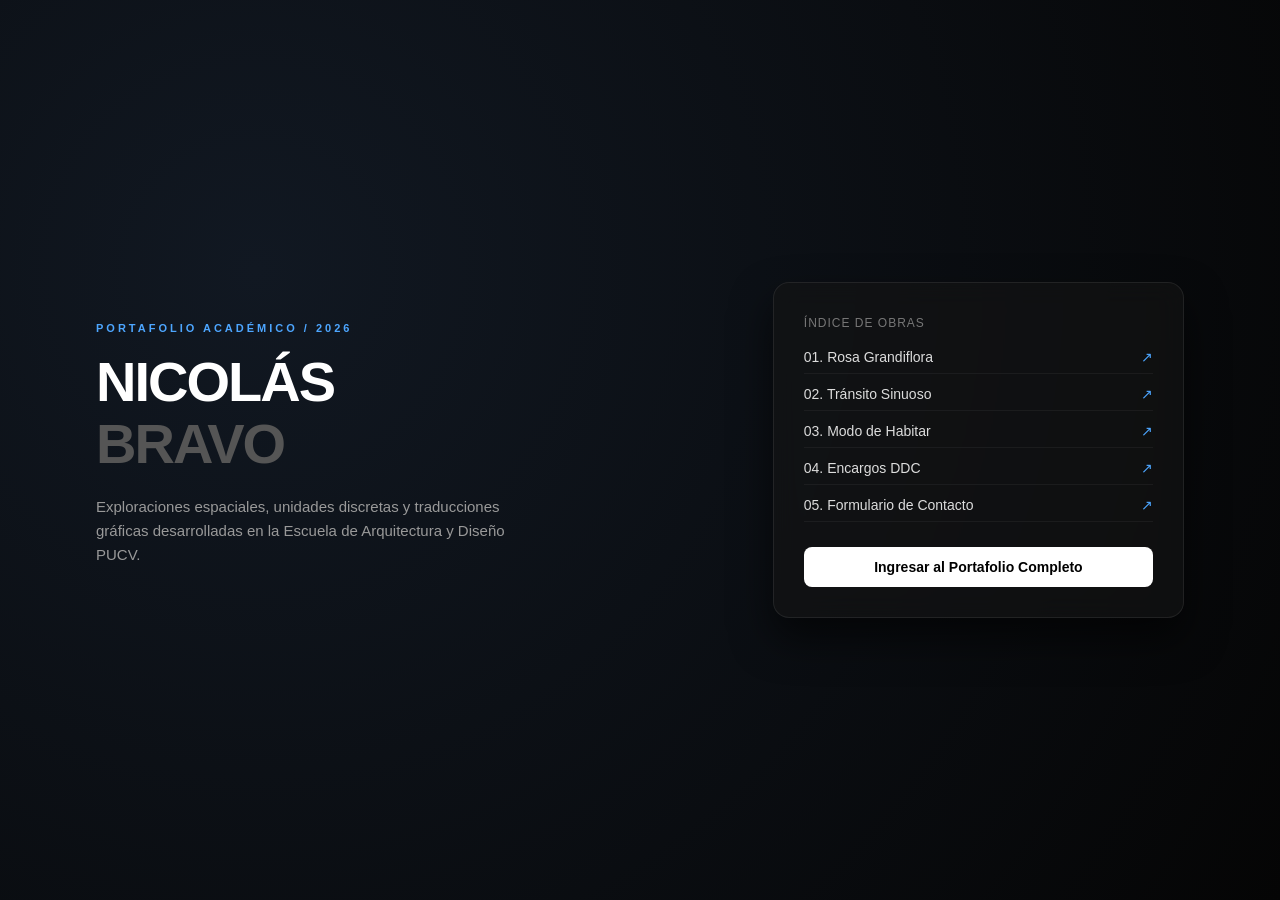
<file: index.html>
<!DOCTYPE html>
<html lang="es">
<head>
    <meta charset="UTF-8">
    <meta name="viewport" content="width=device-width, initial-scale=1.0">
    <title>Nicolás Bravo — Portafolio</title>
    <link rel="stylesheet" href="style.css">
</head>
<body class="portada-editorial">

    <div class="fondo-dinamico">
        <div class="forma rectangulo rojo vel-1"></div>
        <div class="forma triangulo azul vel-2"></div>
        <div class="forma rectangulo azul vel-3"></div>
        <div class="forma triangulo rojo vel-1"></div>
    </div>

    <main class="editorial-container">
        <div class="editorial-bloque-izq">
            <span class="etiqueta-portada">PORTAFOLIO ACADÉMICO / 2026</span>
            <h1>NICOLÁS<br><span>BRAVO</span></h1>
            <p>Exploraciones espaciales, unidades discretas y traducciones gráficas desarrolladas en la Escuela de Arquitectura y Diseño PUCV.</p>
        </div>

        <div class="editorial-bloque-der">
            <div class="tarjeta-acceso">
                <span>Índice de Obras</span>
                <nav class="menu-editorial">
                    <a href="proyectos.html#proy-rosa">01. Rosa Grandiflora <span>↗</span></a>
                    <a href="proyectos.html#proy-cubo">02. Tránsito Sinuoso <span>↗</span></a>
                    <a href="proyectos.html#proy-habitar">03. Modo de Habitar <span>↗</span></a>
                    <a href="encargos.html">04. Encargos DDC <span>↗</span></a>
                    <a href="contacto.html">05. Formulario de Contacto <span>↗</span></a>
                </nav>
                <a href="proyectos.html" class="btn-explorar-todo">Ingresar al Portafolio Completo</a>
            </div>
        </div>
    </main>

</body>
</html>
</file>
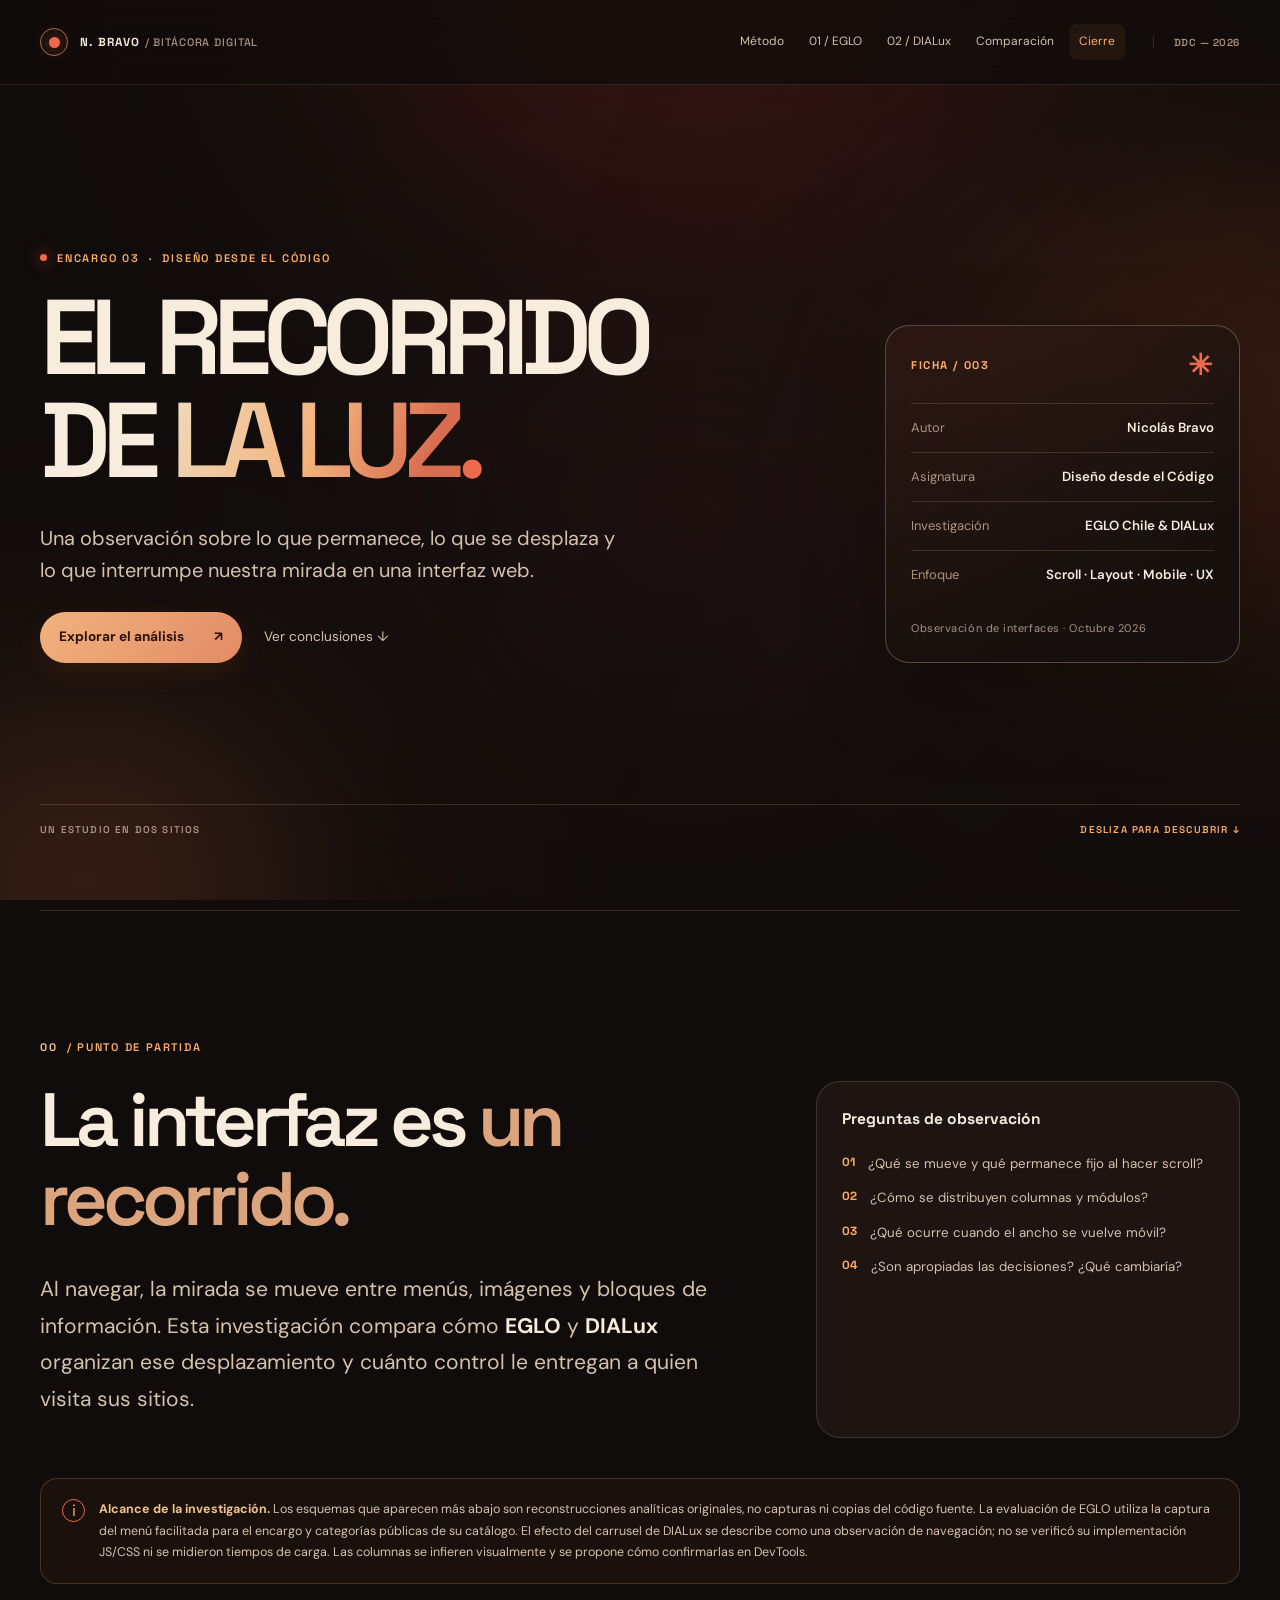
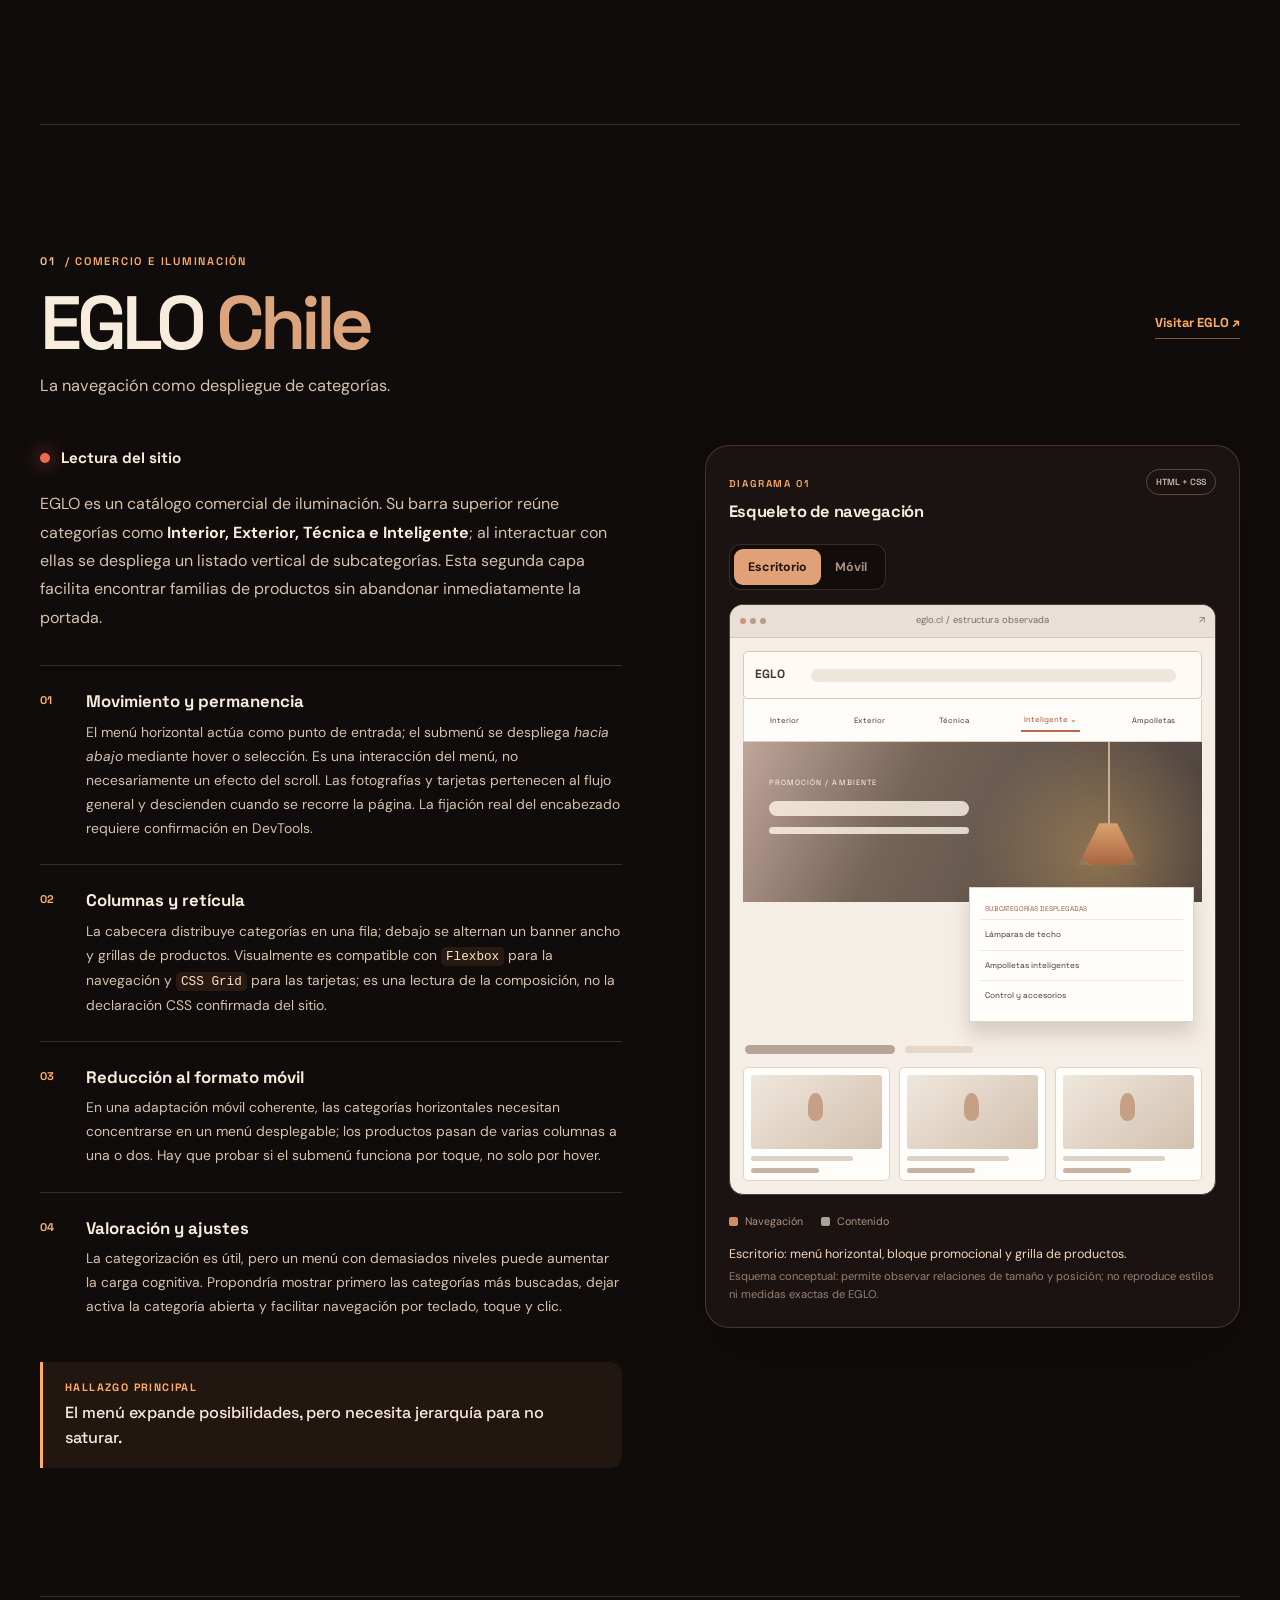
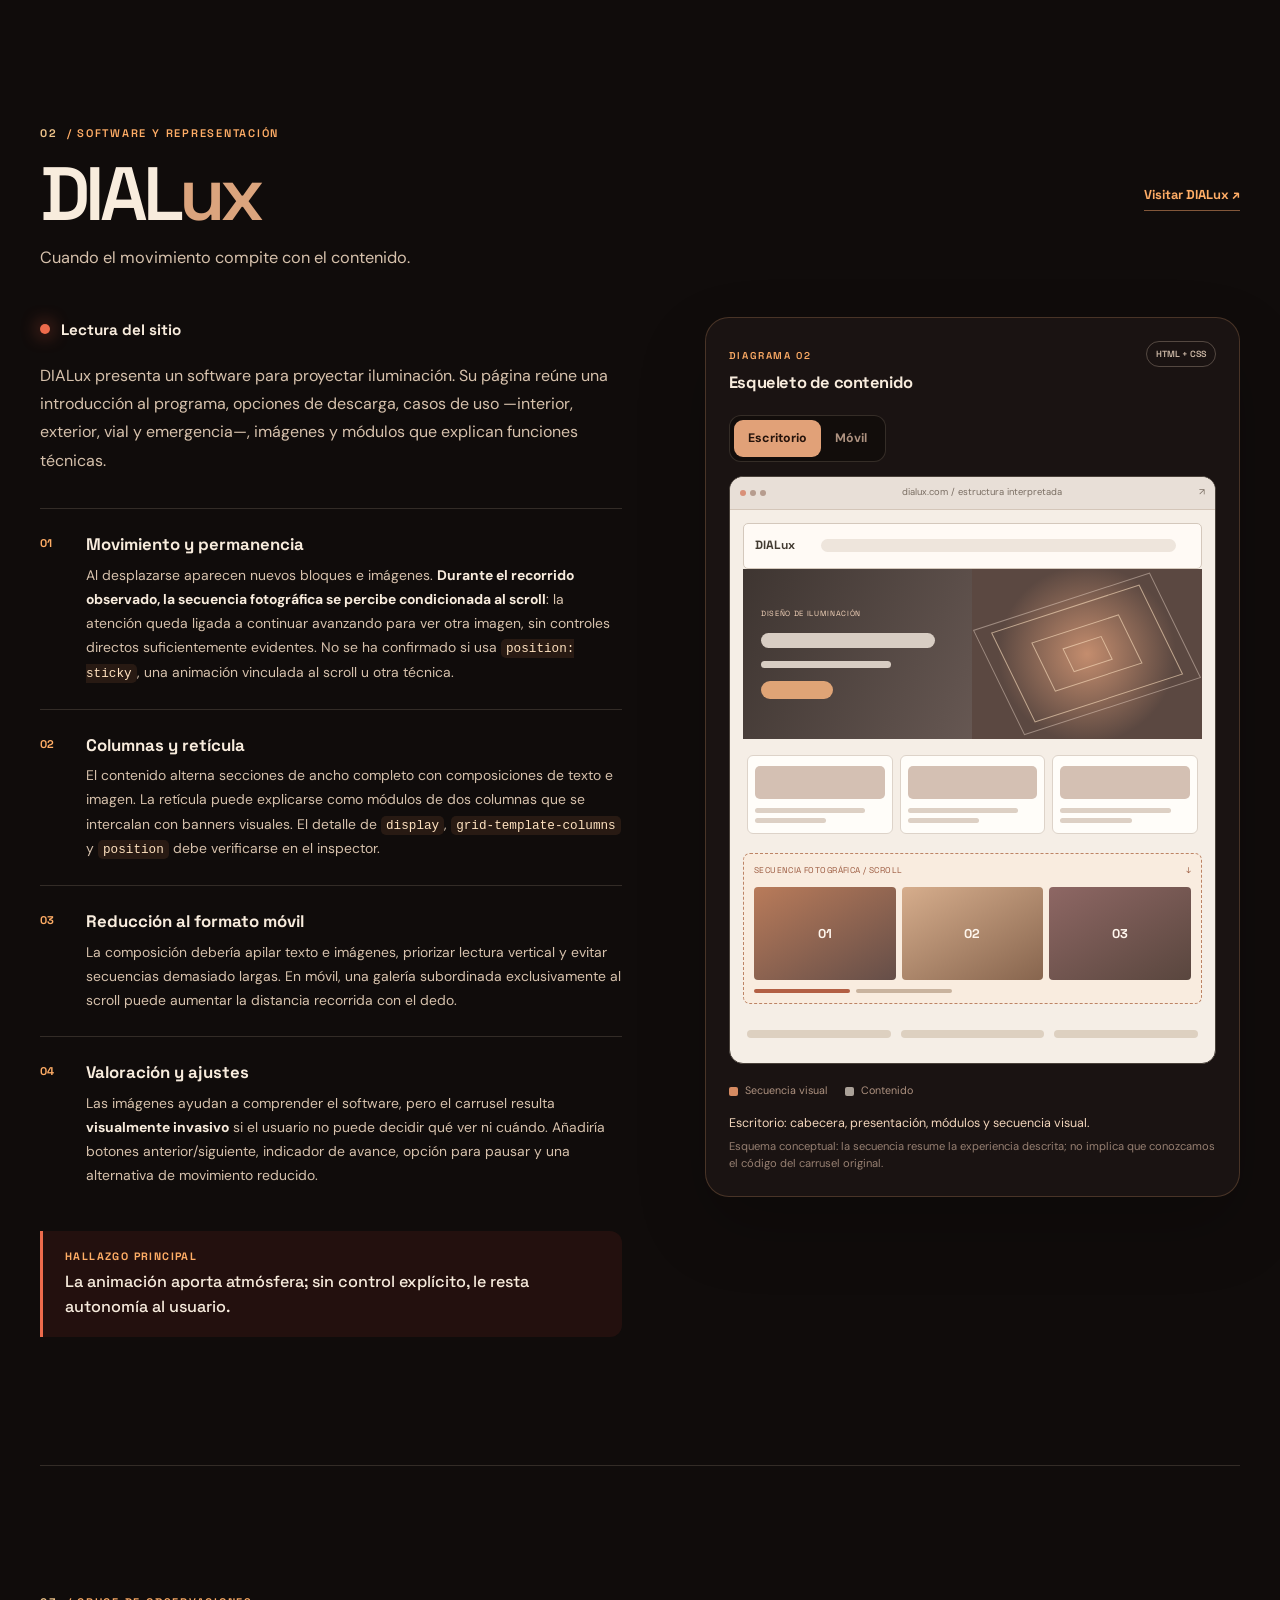
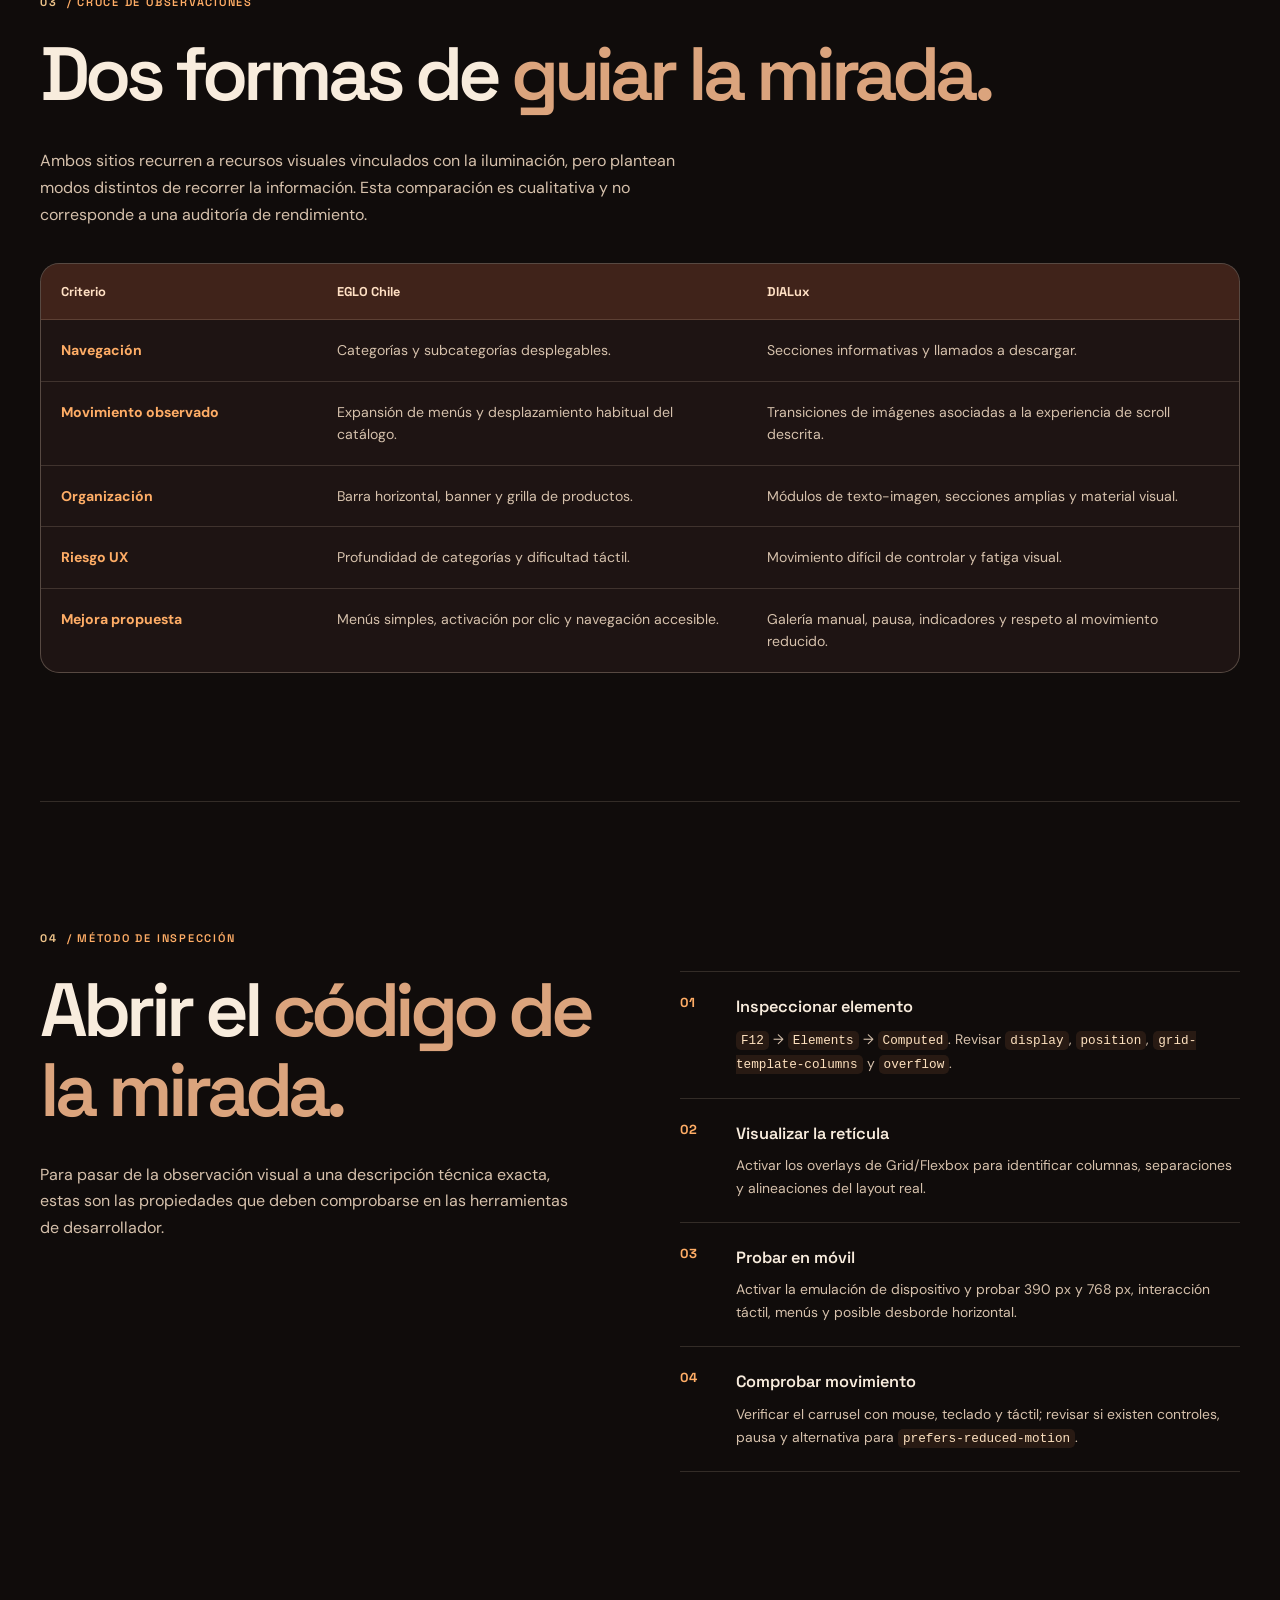
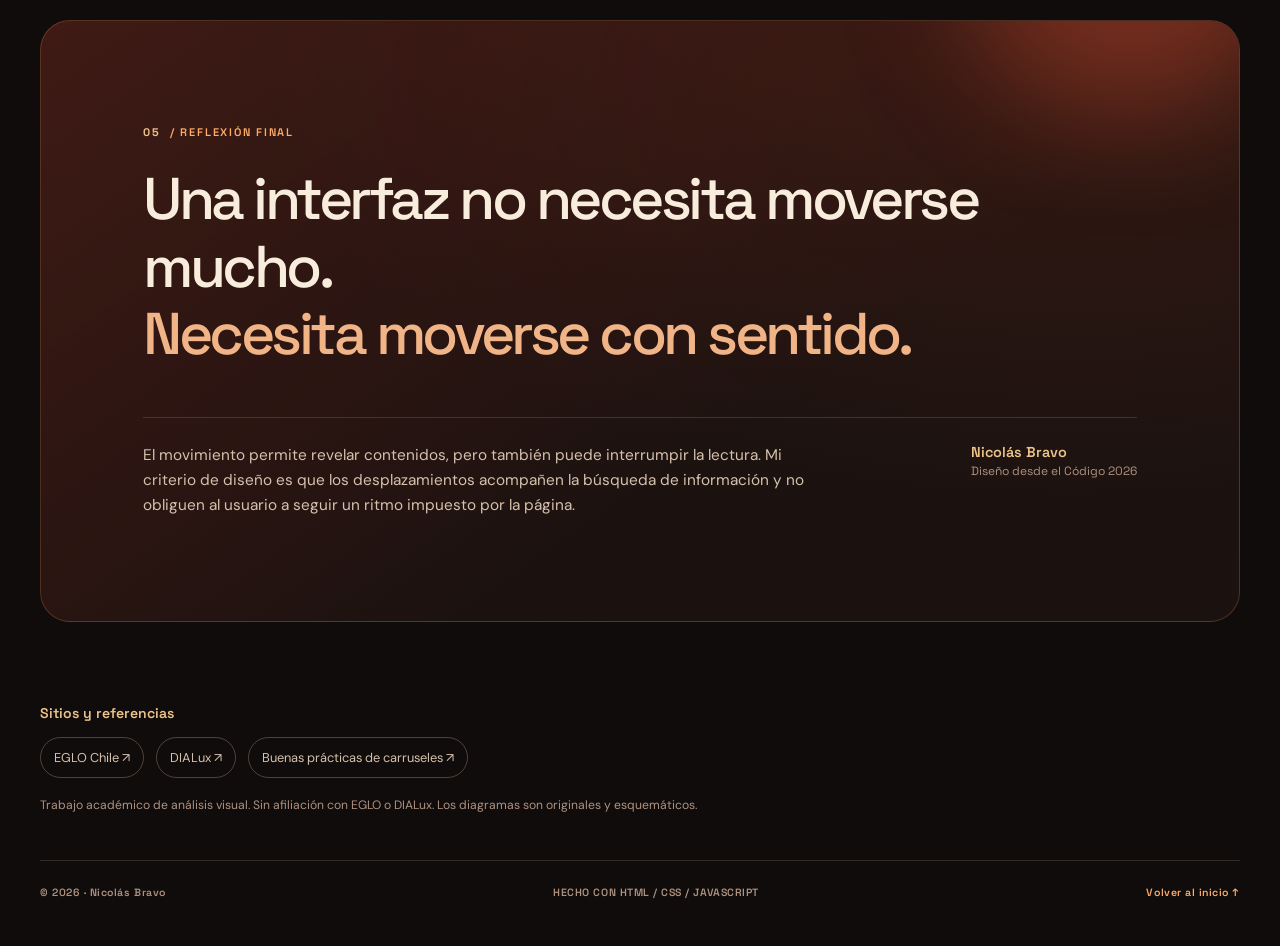
<file: encargo-3/index.html>
<!doctype html>
<html lang="es">
<head>
  <meta charset="UTF-8">
  <meta name="viewport" content="width=device-width, initial-scale=1">
  <meta name="theme-color" content="#100c0b">
  <meta name="description" content="Encargo 3 de Nicolás Bravo: análisis de scroll, arquitectura visual y responsividad en EGLO y DIALux, con wireframes creados en HTML y CSS.">
  <title>El recorrido de la luz — Nicolás Bravo | Diseño desde el Código</title>
  <link rel="preconnect" href="https://fonts.googleapis.com">
  <link rel="preconnect" href="https://fonts.gstatic.com" crossorigin>
  <link href="https://fonts.googleapis.com/css2?family=DM+Sans:wght@400;500;600;700&family=Space+Grotesk:wght@400;500;600;700&display=swap" rel="stylesheet">
  <link rel="stylesheet" href="estilos.css">
  <script src="script.js" defer></script>
</head>
<body>
  <a class="skip-link" href="#contenido">Saltar al contenido</a>

  <!-- Las luces son CSS: no hay videos, canvas ni imágenes de fondo. -->
  <div class="ambient" aria-hidden="true">
    <span class="ambient__glow ambient__glow--red"></span>
    <span class="ambient__glow ambient__glow--orange"></span>
    <span class="ambient__glow ambient__glow--amber"></span>
    <span class="ambient__glow ambient__glow--deep"></span>
    <span class="ambient__grain"></span>
  </div>
  <div class="progress" aria-hidden="true"><div id="reading-progress"></div></div>

  <header class="header" id="inicio">
    <div class="header__inner container">
      <a class="brand" href="#inicio" aria-label="Ir al inicio de El recorrido de la luz">
        <span class="brand__mark"><span></span></span>
        <span class="brand__text">N. BRAVO <small>/ BITÁCORA DIGITAL</small></span>
      </a>
      <button class="nav-trigger" type="button" aria-controls="main-nav" aria-expanded="false" aria-label="Abrir navegación">
        <span></span><span></span><span></span>
      </button>
      <nav id="main-nav" class="nav" aria-label="Navegación principal">
        <a href="#metodo">Método</a>
        <a href="#eglo">01 / EGLO</a>
        <a href="#dialux">02 / DIALux</a>
        <a href="#comparacion">Comparación</a>
        <a href="#cierre">Cierre</a>
      </nav>
      <span class="header__edition">DDC — 2026</span>
    </div>
  </header>

  <main id="contenido">
    <section class="hero container" aria-labelledby="hero-title">
      <div class="hero__eyebrow"><span class="live-dot"></span> ENCARGO 03 &nbsp;·&nbsp; DISEÑO DESDE EL CÓDIGO</div>
      <div class="hero__grid">
        <div class="hero__content">
          <h1 id="hero-title">EL RECORRIDO<br>DE <em>LA LUZ<span class="hero__period">.</span></em></h1>
          <p class="hero__lead">Una observación sobre lo que permanece, lo que se desplaza y lo que interrumpe nuestra mirada en una interfaz web.</p>
          <div class="hero__actions">
            <a class="button button--primary" href="#metodo">Explorar el análisis <span aria-hidden="true">↗</span></a>
            <a class="text-link" href="#comparacion">Ver conclusiones <span aria-hidden="true">↓</span></a>
          </div>
        </div>
        <aside class="hero__info" aria-label="Ficha del proyecto">
          <div class="hero__info-header"><span>FICHA / 003</span><span class="asterisk" aria-hidden="true">✳</span></div>
          <dl>
            <div><dt>Autor</dt><dd>Nicolás Bravo</dd></div>
            <div><dt>Asignatura</dt><dd>Diseño desde el Código</dd></div>
            <div><dt>Investigación</dt><dd>EGLO Chile & DIALux</dd></div>
            <div><dt>Enfoque</dt><dd>Scroll · Layout · Mobile · UX</dd></div>
          </dl>
          <div class="hero__info-foot">Observación de interfaces · Octubre 2026</div>
        </aside>
      </div>
      <div class="hero__bottom"><span>UN ESTUDIO EN DOS SITIOS</span><span>DESLIZA PARA DESCUBRIR <span aria-hidden="true">↓</span></span></div>
    </section>

    <section class="method section container" id="metodo" aria-labelledby="method-title">
      <div class="section-kicker"><span class="section-kicker__number">00</span> / PUNTO DE PARTIDA</div>
      <div class="intro-grid">
        <div>
          <h2 class="display-title" id="method-title">La interfaz es <span>un recorrido.</span></h2>
          <p class="intro-copy">Al navegar, la mirada se mueve entre menús, imágenes y bloques de información. Esta investigación compara cómo <strong>EGLO</strong> y <strong>DIALux</strong> organizan ese desplazamiento y cuánto control le entregan a quien visita sus sitios.</p>
        </div>
        <div class="method__sidebar">
          <h3>Preguntas de observación</h3>
          <ol class="question-list">
            <li><span>01</span> ¿Qué se mueve y qué permanece fijo al hacer scroll?</li>
            <li><span>02</span> ¿Cómo se distribuyen columnas y módulos?</li>
            <li><span>03</span> ¿Qué ocurre cuando el ancho se vuelve móvil?</li>
            <li><span>04</span> ¿Son apropiadas las decisiones? ¿Qué cambiaría?</li>
          </ol>
        </div>
      </div>
      <p class="note note--source"><span class="note__icon">i</span><span><strong>Alcance de la investigación.</strong> Los esquemas que aparecen más abajo son reconstrucciones analíticas originales, no capturas ni copias del código fuente. La evaluación de EGLO utiliza la captura del menú facilitada para el encargo y categorías públicas de su catálogo. El efecto del carrusel de DIALux se describe como una observación de navegación; no se verificó su implementación JS/CSS ni se midieron tiempos de carga. Las columnas se infieren visualmente y se propone cómo confirmarlas en DevTools.</span></p>
    </section>

    <!-- ESTUDIO 01 -->
    <section class="study section container" id="eglo" aria-labelledby="eglo-title">
      <div class="study__top">
        <div><div class="section-kicker"><span class="section-kicker__number">01</span> / COMERCIO E ILUMINACIÓN</div>
          <h2 class="display-title study__title" id="eglo-title">EGLO <span>Chile</span></h2>
          <p class="study__subtitle">La navegación como despliegue de categorías.</p></div>
        <a class="site-link" href="https://eglo.cl/" target="_blank" rel="noopener noreferrer">Visitar EGLO <span aria-hidden="true">↗</span></a>
      </div>
      <div class="study__body">
        <article class="study__analysis">
          <h3 class="mini-heading"><span class="mini-heading__light"></span> Lectura del sitio</h3>
          <p>EGLO es un catálogo comercial de iluminación. Su barra superior reúne categorías como <strong>Interior, Exterior, Técnica e Inteligente</strong>; al interactuar con ellas se despliega un listado vertical de subcategorías. Esta segunda capa facilita encontrar familias de productos sin abandonar inmediatamente la portada.</p>
          <div class="answer"><div class="answer__number">01</div><div><h4>Movimiento y permanencia</h4><p>El menú horizontal actúa como punto de entrada; el submenú se despliega <em>hacia abajo</em> mediante hover o selección. Es una interacción del menú, no necesariamente un efecto del scroll. Las fotografías y tarjetas pertenecen al flujo general y descienden cuando se recorre la página. La fijación real del encabezado requiere confirmación en DevTools.</p></div></div>
          <div class="answer"><div class="answer__number">02</div><div><h4>Columnas y retícula</h4><p>La cabecera distribuye categorías en una fila; debajo se alternan un banner ancho y grillas de productos. Visualmente es compatible con <code>Flexbox</code> para la navegación y <code>CSS Grid</code> para las tarjetas; es una lectura de la composición, no la declaración CSS confirmada del sitio.</p></div></div>
          <div class="answer"><div class="answer__number">03</div><div><h4>Reducción al formato móvil</h4><p>En una adaptación móvil coherente, las categorías horizontales necesitan concentrarse en un menú desplegable; los productos pasan de varias columnas a una o dos. Hay que probar si el submenú funciona por toque, no solo por hover.</p></div></div>
          <div class="answer"><div class="answer__number">04</div><div><h4>Valoración y ajustes</h4><p>La categorización es útil, pero un menú con demasiados niveles puede aumentar la carga cognitiva. Propondría mostrar primero las categorías más buscadas, dejar activa la categoría abierta y facilitar navegación por teclado, toque y clic.</p></div></div>
          <div class="study__verdict"><span>HALLAZGO PRINCIPAL</span><strong>El menú expande posibilidades, pero necesita jerarquía para no saturar.</strong></div>
        </article>
        <div class="wireframe-panel">
          <div class="wireframe-panel__head"><div><span class="label-mono">DIAGRAMA 01</span><h3>Esqueleto de navegación</h3></div><span class="wireframe-panel__badge">HTML + CSS</span></div>
          <div class="view-switch" role="group" aria-label="Vista del esquema EGLO">
            <button type="button" class="view-switch__button is-active" data-view-switch="eglo" data-view="desktop" aria-pressed="true">Escritorio</button>
            <button type="button" class="view-switch__button" data-view-switch="eglo" data-view="mobile" aria-pressed="false">Móvil</button>
          </div>
          <div class="wireframe-screen" id="eglo-frame">
            <div class="wireframe-screen__chrome"><span class="window-dots"><i></i><i></i><i></i></span><span class="window-url">eglo.cl / estructura observada</span><span>↗</span></div>
            <div class="wf wf--eglo" data-wireframe="eglo">
              <div class="wf__top"><b class="wf__logo">EGLO</b><span class="wf__search"></span><span class="wf__menu-icon"><i></i><i></i><i></i></span></div>
              <div class="wf-eglo__nav"><span>Interior</span><span>Exterior</span><span>Técnica</span><span class="wf-eglo__selected">Inteligente ⌄</span><span>Ampolletas</span></div>
              <div class="wf-eglo__hero"><span class="wf-eglo__hero-kicker">PROMOCIÓN / AMBIENTE</span><span class="wf-bar wf-bar--lg"></span><span class="wf-bar wf-bar--md"></span><span class="wf-eglo__lamp" aria-hidden="true"></span></div>
              <div class="wf-eglo__dropdown"><small>SUBCATEGORÍAS DESPLEGADAS</small><span>Lámparas de techo</span><span>Ampolletas inteligentes</span><span>Control y accesorios</span></div>
              <div class="wf-eglo__title"><span class="wf-bar wf-bar--sm"></span><span class="wf-bar wf-bar--xs"></span></div>
              <div class="wf-eglo__products"><div class="wf-product"><span></span><i></i><i></i></div><div class="wf-product"><span></span><i></i><i></i></div><div class="wf-product"><span></span><i></i><i></i></div></div>
            </div>
          </div>
          <div class="wireframe-panel__footer"><span class="wireframe-legend"><i class="legend-swatch legend-swatch--accent"></i> Navegación</span><span class="wireframe-legend"><i class="legend-swatch legend-swatch--soft"></i> Contenido</span></div>
          <p class="wireframe-caption" id="eglo-view-caption">Escritorio: menú horizontal, bloque promocional y grilla de productos.</p>
          <p class="wireframe-footnote">Esquema conceptual: permite observar relaciones de tamaño y posición; no reproduce estilos ni medidas exactas de EGLO.</p>
        </div>
      </div>
    </section>

    <!-- ESTUDIO 02 -->
    <section class="study section container" id="dialux" aria-labelledby="dialux-title">
      <div class="study__top"><div><div class="section-kicker"><span class="section-kicker__number">02</span> / SOFTWARE Y REPRESENTACIÓN</div><h2 class="display-title study__title" id="dialux-title">DIAL<span>ux</span></h2><p class="study__subtitle">Cuando el movimiento compite con el contenido.</p></div><a class="site-link" href="https://www.dialux.com/es-ES/dialux" target="_blank" rel="noopener noreferrer">Visitar DIALux <span aria-hidden="true">↗</span></a></div>
      <div class="study__body">
        <article class="study__analysis">
          <h3 class="mini-heading"><span class="mini-heading__light"></span> Lectura del sitio</h3>
          <p>DIALux presenta un software para proyectar iluminación. Su página reúne una introducción al programa, opciones de descarga, casos de uso —interior, exterior, vial y emergencia—, imágenes y módulos que explican funciones técnicas.</p>
          <div class="answer"><div class="answer__number">01</div><div><h4>Movimiento y permanencia</h4><p>Al desplazarse aparecen nuevos bloques e imágenes. <strong>Durante el recorrido observado, la secuencia fotográfica se percibe condicionada al scroll</strong>: la atención queda ligada a continuar avanzando para ver otra imagen, sin controles directos suficientemente evidentes. No se ha confirmado si usa <code>position: sticky</code>, una animación vinculada al scroll u otra técnica.</p></div></div>
          <div class="answer"><div class="answer__number">02</div><div><h4>Columnas y retícula</h4><p>El contenido alterna secciones de ancho completo con composiciones de texto e imagen. La retícula puede explicarse como módulos de dos columnas que se intercalan con banners visuales. El detalle de <code>display</code>, <code>grid-template-columns</code> y <code>position</code> debe verificarse en el inspector.</p></div></div>
          <div class="answer"><div class="answer__number">03</div><div><h4>Reducción al formato móvil</h4><p>La composición debería apilar texto e imágenes, priorizar lectura vertical y evitar secuencias demasiado largas. En móvil, una galería subordinada exclusivamente al scroll puede aumentar la distancia recorrida con el dedo.</p></div></div>
          <div class="answer"><div class="answer__number">04</div><div><h4>Valoración y ajustes</h4><p>Las imágenes ayudan a comprender el software, pero el carrusel resulta <strong>visualmente invasivo</strong> si el usuario no puede decidir qué ver ni cuándo. Añadiría botones anterior/siguiente, indicador de avance, opción para pausar y una alternativa de movimiento reducido.</p></div></div>
          <div class="study__verdict study__verdict--dialux"><span>HALLAZGO PRINCIPAL</span><strong>La animación aporta atmósfera; sin control explícito, le resta autonomía al usuario.</strong></div>
        </article>
        <div class="wireframe-panel wireframe-panel--dialux">
          <div class="wireframe-panel__head"><div><span class="label-mono">DIAGRAMA 02</span><h3>Esqueleto de contenido</h3></div><span class="wireframe-panel__badge">HTML + CSS</span></div>
          <div class="view-switch" role="group" aria-label="Vista del esquema DIALux"><button type="button" class="view-switch__button is-active" data-view-switch="dialux" data-view="desktop" aria-pressed="true">Escritorio</button><button type="button" class="view-switch__button" data-view-switch="dialux" data-view="mobile" aria-pressed="false">Móvil</button></div>
          <div class="wireframe-screen" id="dialux-frame">
            <div class="wireframe-screen__chrome"><span class="window-dots"><i></i><i></i><i></i></span><span class="window-url">dialux.com / estructura interpretada</span><span>↗</span></div>
            <div class="wf wf--dialux" data-wireframe="dialux">
              <div class="wf__top wf__top--dialux"><b class="wf__logo">DIALux</b><span class="wf__search"></span><span class="wf__menu-icon"><i></i><i></i><i></i></span></div>
              <div class="wf-dialux__hero"><div><small>DISEÑO DE ILUMINACIÓN</small><span class="wf-bar wf-bar--lg"></span><span class="wf-bar wf-bar--md"></span><span class="wf-pill"></span></div><div class="wf-dialux__hero-visual"><i></i><i></i><i></i></div></div>
              <div class="wf-dialux__features"><div><span></span><i></i><i></i></div><div><span></span><i></i><i></i></div><div><span></span><i></i><i></i></div></div>
              <div class="wf-dialux__sequence"><div class="wf-dialux__sequence-label">SECUENCIA FOTOGRÁFICA / SCROLL <span>↓</span></div><div class="wf-dialux__sequence-slides"><span>01</span><span>02</span><span>03</span></div><div class="wf-dialux__sequence-meta"><span></span><span></span></div></div>
              <div class="wf-dialux__footer"><span></span><span></span><span></span></div>
            </div>
          </div>
          <div class="wireframe-panel__footer"><span class="wireframe-legend"><i class="legend-swatch legend-swatch--accent"></i> Secuencia visual</span><span class="wireframe-legend"><i class="legend-swatch legend-swatch--soft"></i> Contenido</span></div>
          <p class="wireframe-caption" id="dialux-view-caption">Escritorio: cabecera, presentación, módulos y secuencia visual.</p>
          <p class="wireframe-footnote">Esquema conceptual: la secuencia resume la experiencia descrita; no implica que conozcamos el código del carrusel original.</p>
        </div>
      </div>
    </section>

    <section class="section compare container" id="comparacion" aria-labelledby="compare-title">
      <div class="section-kicker"><span class="section-kicker__number">03</span> / CRUCE DE OBSERVACIONES</div>
      <h2 class="display-title" id="compare-title">Dos formas de <span>guiar la mirada.</span></h2>
      <p class="compare__intro">Ambos sitios recurren a recursos visuales vinculados con la iluminación, pero plantean modos distintos de recorrer la información. Esta comparación es cualitativa y no corresponde a una auditoría de rendimiento.</p>
      <div class="comparison-table-wrapper">
        <table class="comparison-table">
          <caption class="sr-only">Comparación cualitativa entre EGLO y DIALux</caption>
          <thead><tr><th scope="col">Criterio</th><th scope="col">EGLO Chile</th><th scope="col">DIALux</th></tr></thead>
          <tbody>
            <tr><th scope="row">Navegación</th><td>Categorías y subcategorías desplegables.</td><td>Secciones informativas y llamados a descargar.</td></tr>
            <tr><th scope="row">Movimiento observado</th><td>Expansión de menús y desplazamiento habitual del catálogo.</td><td>Transiciones de imágenes asociadas a la experiencia de scroll descrita.</td></tr>
            <tr><th scope="row">Organización</th><td>Barra horizontal, banner y grilla de productos.</td><td>Módulos de texto-imagen, secciones amplias y material visual.</td></tr>
            <tr><th scope="row">Riesgo UX</th><td>Profundidad de categorías y dificultad táctil.</td><td>Movimiento difícil de controlar y fatiga visual.</td></tr>
            <tr><th scope="row">Mejora propuesta</th><td>Menús simples, activación por clic y navegación accesible.</td><td>Galería manual, pausa, indicadores y respeto al movimiento reducido.</td></tr>
          </tbody>
        </table>
      </div>
    </section>

    <section class="section tools container" aria-labelledby="tools-title">
      <div class="section-kicker"><span class="section-kicker__number">04</span> / MÉTODO DE INSPECCIÓN</div>
      <div class="tools__grid"><div><h2 class="display-title" id="tools-title">Abrir el <span>código de la mirada.</span></h2><p>Para pasar de la observación visual a una descripción técnica exacta, estas son las propiedades que deben comprobarse en las herramientas de desarrollador.</p></div><div class="tools__steps"><div><span class="tools__num">01</span><div><strong>Inspeccionar elemento</strong><p><kbd>F12</kbd> → <code>Elements</code> → <code>Computed</code>. Revisar <code>display</code>, <code>position</code>, <code>grid-template-columns</code> y <code>overflow</code>.</p></div></div><div><span class="tools__num">02</span><div><strong>Visualizar la retícula</strong><p>Activar los overlays de Grid/Flexbox para identificar columnas, separaciones y alineaciones del layout real.</p></div></div><div><span class="tools__num">03</span><div><strong>Probar en móvil</strong><p>Activar la emulación de dispositivo y probar 390 px y 768 px, interacción táctil, menús y posible desborde horizontal.</p></div></div><div><span class="tools__num">04</span><div><strong>Comprobar movimiento</strong><p>Verificar el carrusel con mouse, teclado y táctil; revisar si existen controles, pausa y alternativa para <code>prefers-reduced-motion</code>.</p></div></div></div></div>
    </section>

    <section class="closing container" id="cierre" aria-labelledby="close-title">
      <div class="closing__orb" aria-hidden="true"></div>
      <div class="section-kicker"><span class="section-kicker__number">05</span> / REFLEXIÓN FINAL</div>
      <h2 id="close-title">Una interfaz no necesita moverse mucho.<br><em>Necesita moverse con sentido.</em></h2>
      <div class="closing__bottom"><p>El movimiento permite revelar contenidos, pero también puede interrumpir la lectura. Mi criterio de diseño es que los desplazamientos acompañen la búsqueda de información y no obliguen al usuario a seguir un ritmo impuesto por la página.</p><span class="closing__signature">Nicolás Bravo<br><small>Diseño desde el Código 2026</small></span></div>
    </section>

    <section class="sources container" aria-labelledby="sources-title"><h2 id="sources-title">Sitios y referencias</h2><div class="sources__links"><a href="https://eglo.cl/" target="_blank" rel="noopener noreferrer">EGLO Chile ↗</a><a href="https://www.dialux.com/es-ES/dialux" target="_blank" rel="noopener noreferrer">DIALux ↗</a><a href="https://www.smashingmagazine.com/2022/04/designing-better-carousel-ux/" target="_blank" rel="noopener noreferrer">Buenas prácticas de carruseles ↗</a></div><p>Trabajo académico de análisis visual. Sin afiliación con EGLO o DIALux. Los diagramas son originales y esquemáticos.</p></section>
  </main>
  <footer class="footer container"><span>© 2026 · Nicolás Bravo</span><span>HECHO CON HTML / CSS / JAVASCRIPT</span><a href="#inicio">Volver al inicio ↑</a></footer>
</body>
</html>
</file>
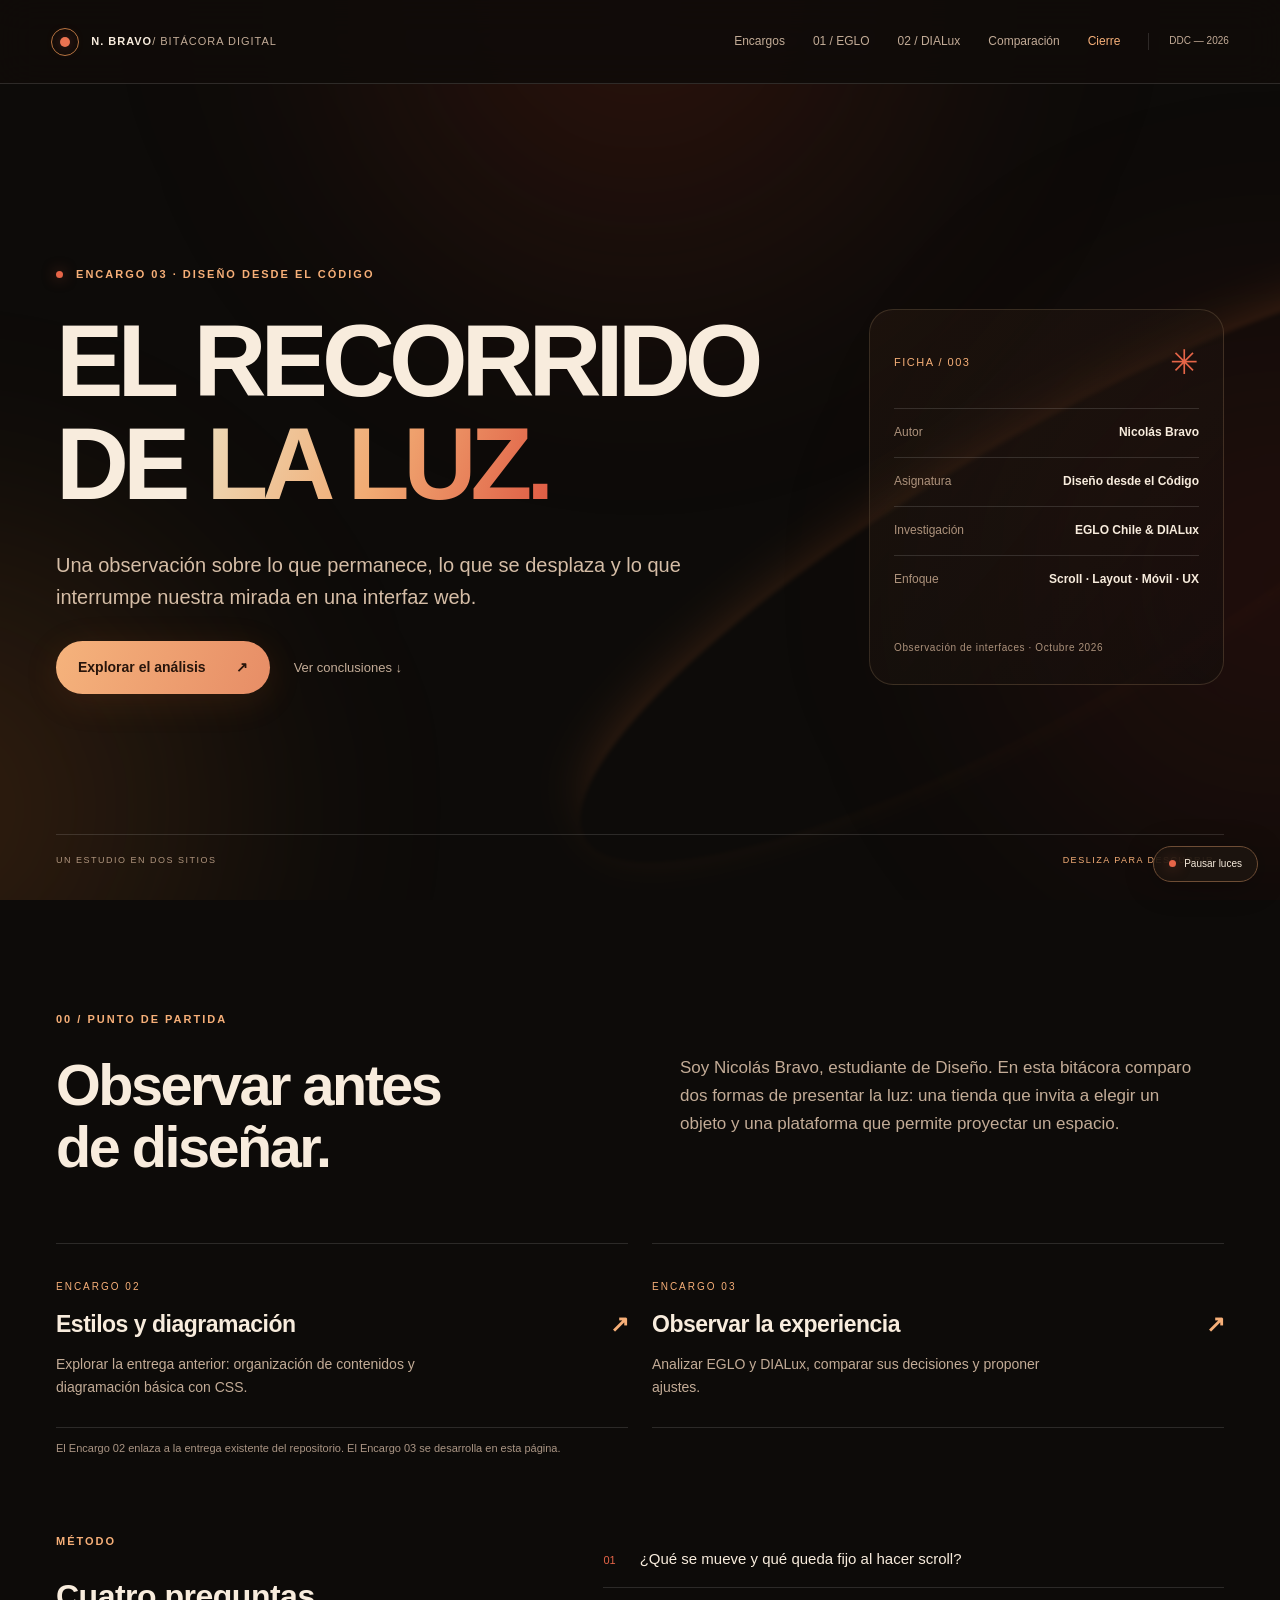
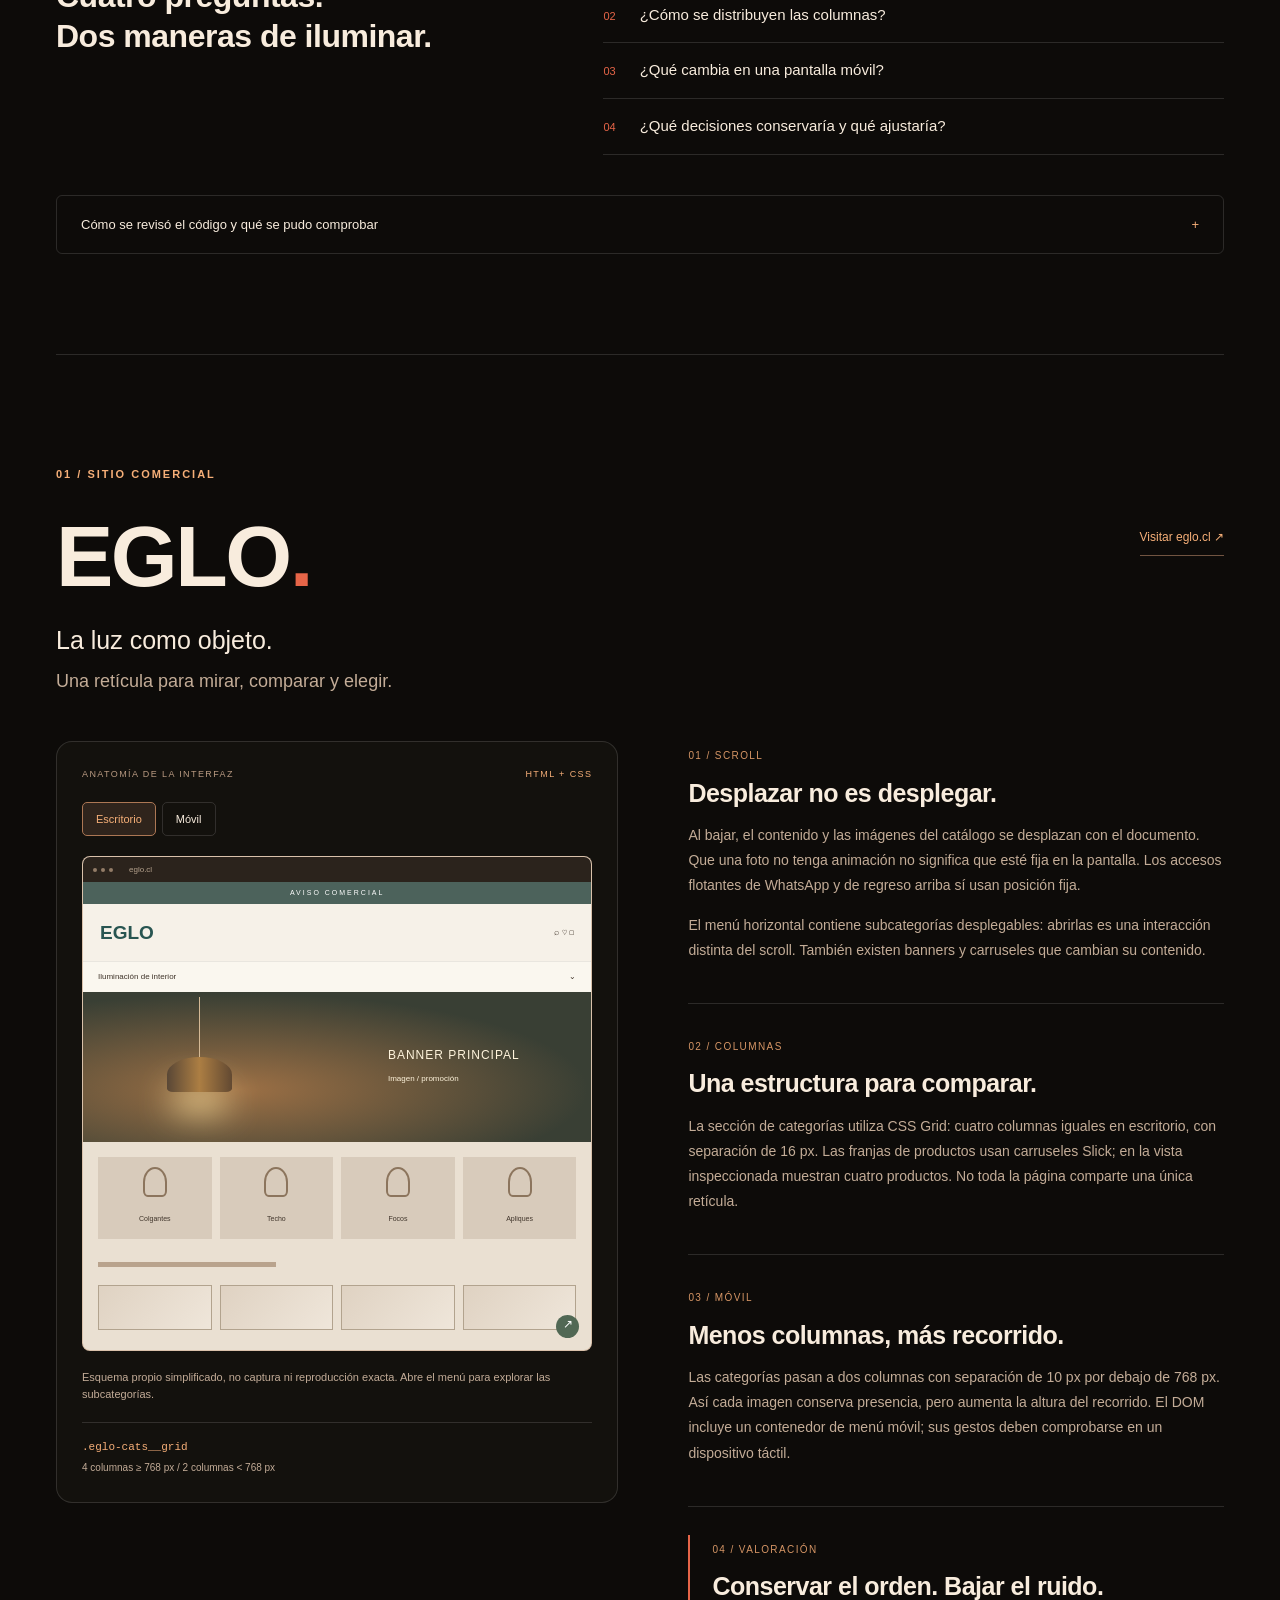
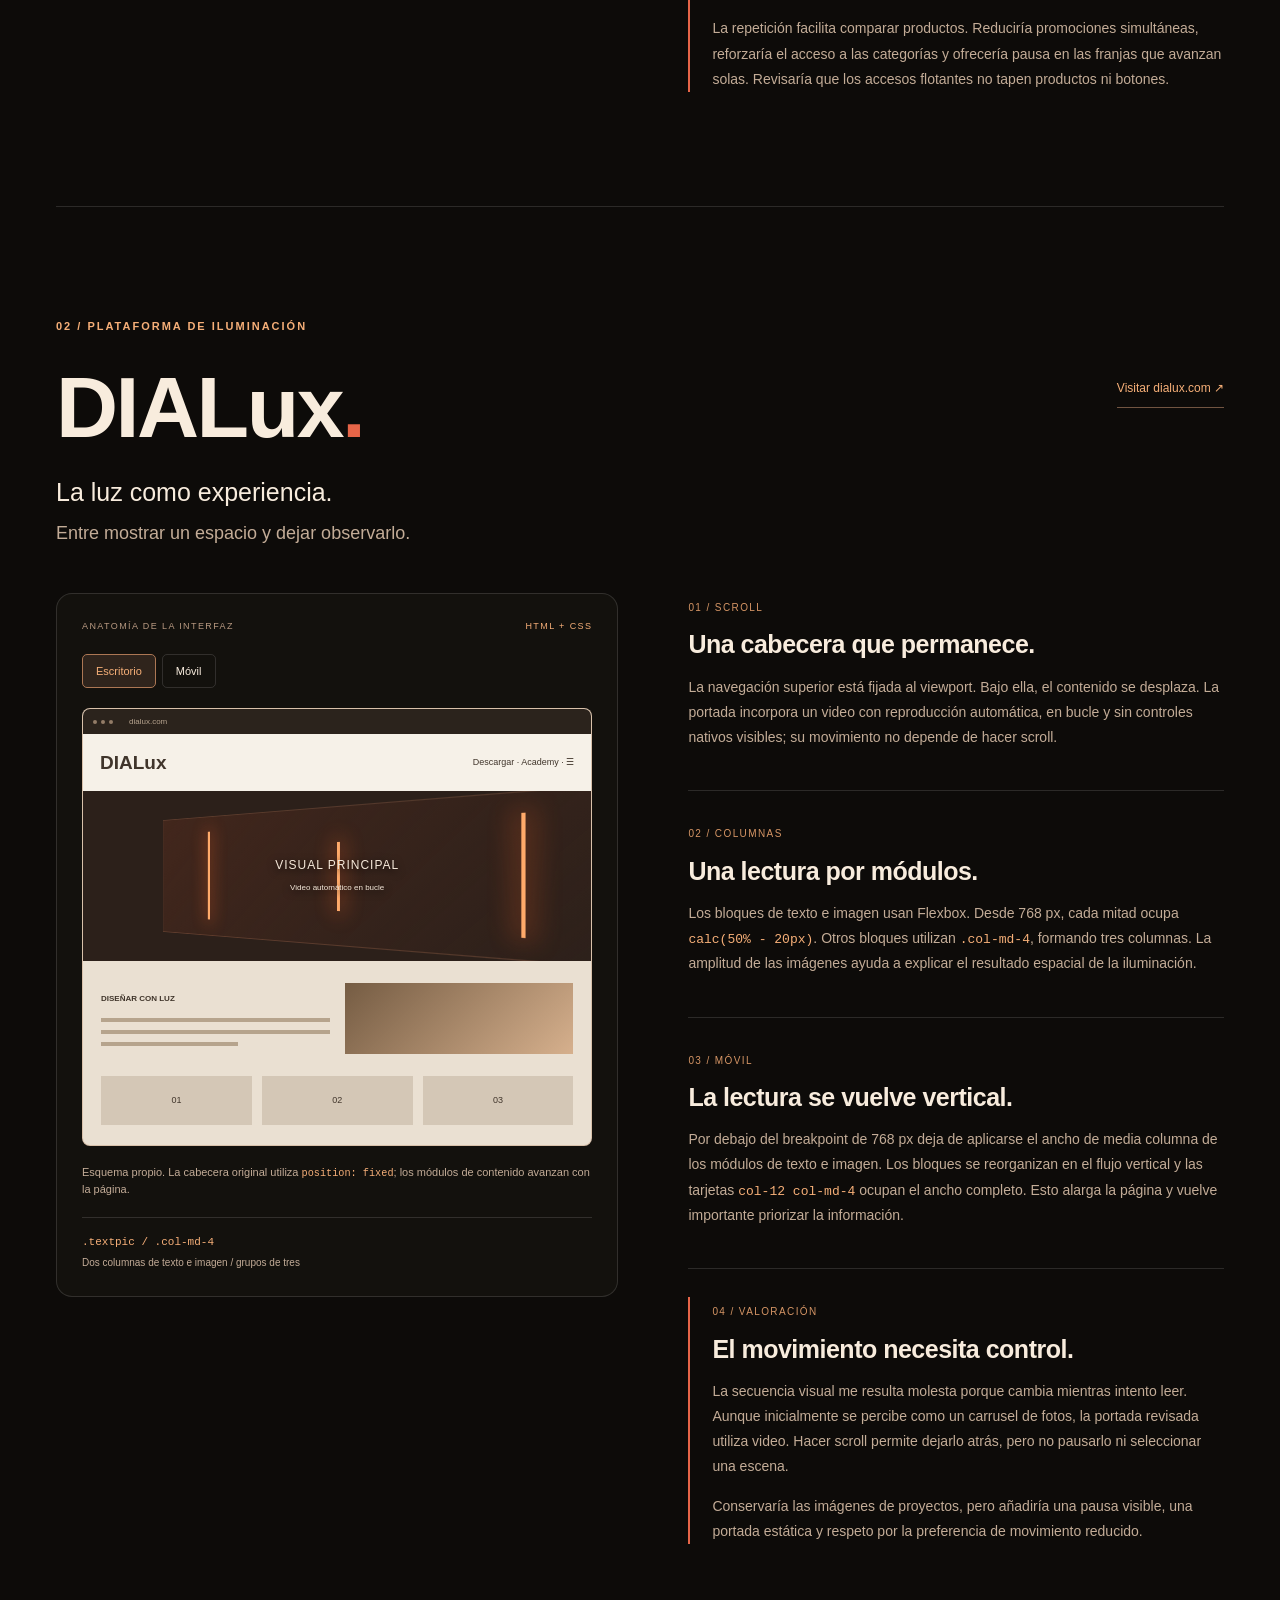
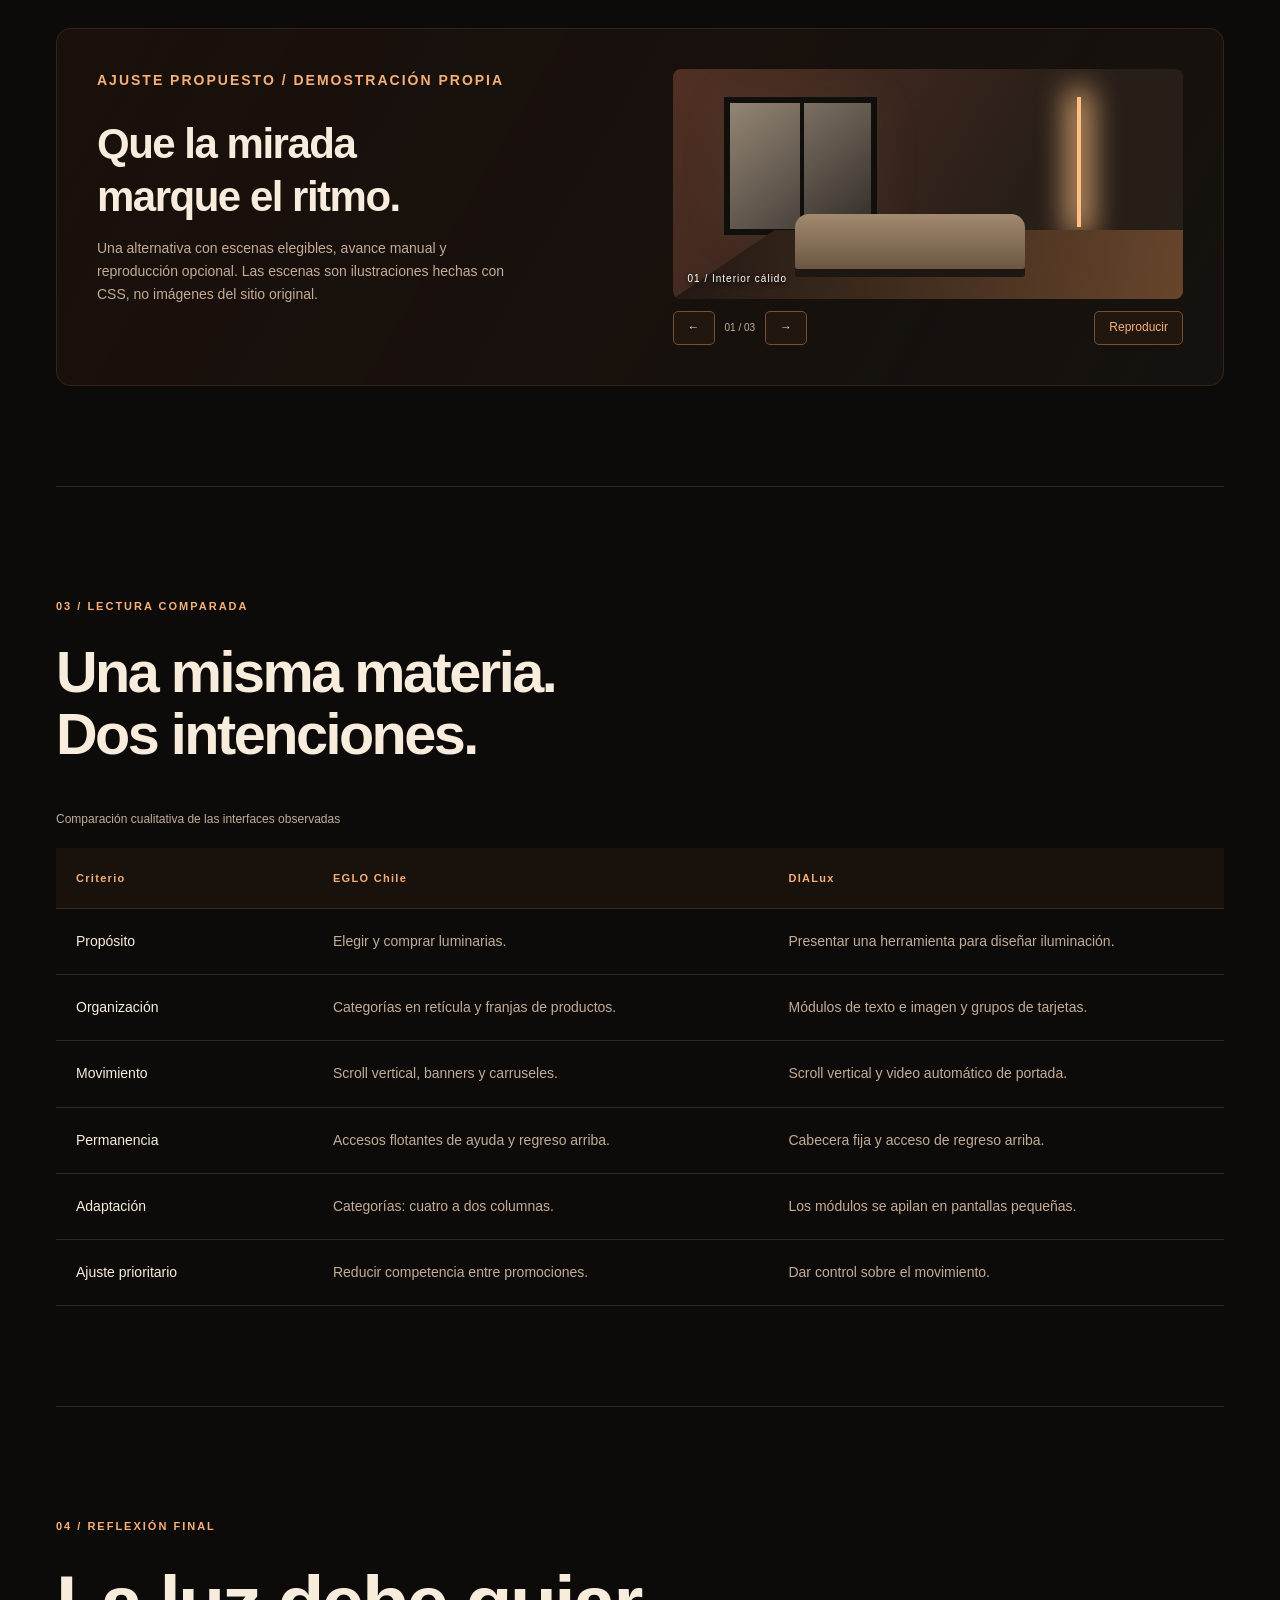
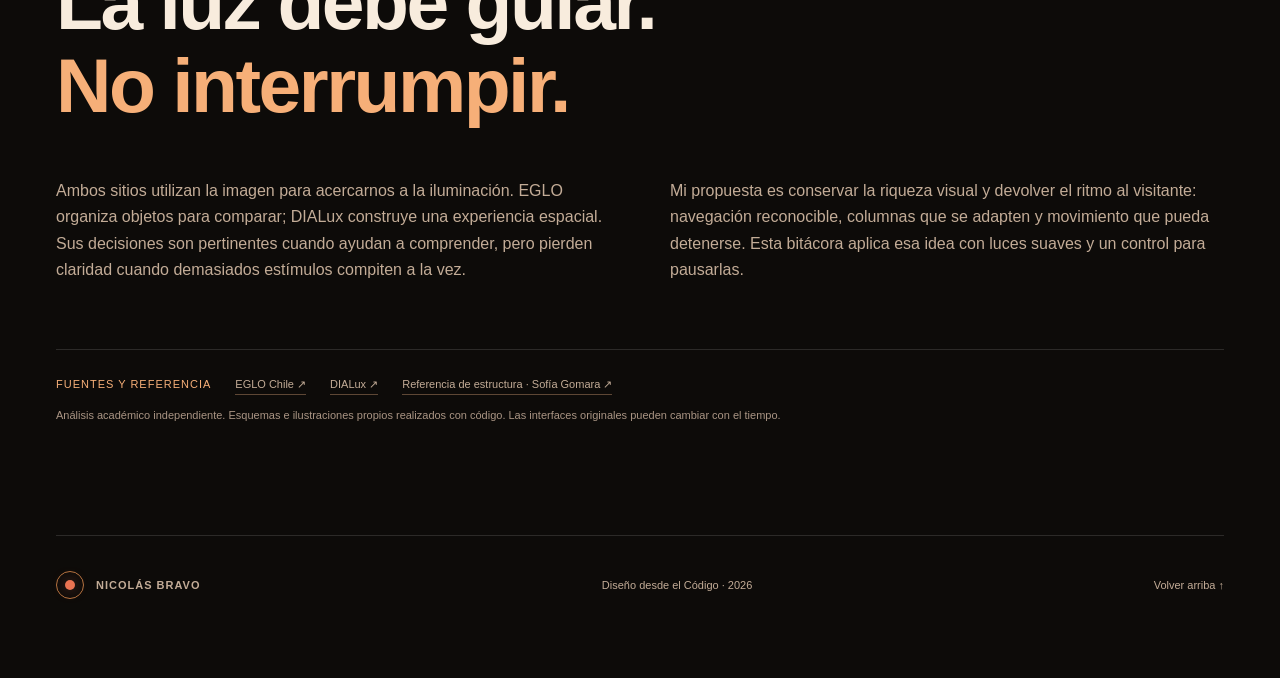
<file: encargos-2-3/index.html>
<!doctype html>
<html lang="es"><head><meta charset="utf-8"><meta name="viewport" content="width=device-width,initial-scale=1"><meta name="description" content="Bitácora de Nicolás Bravo: análisis de scroll, layout y experiencia móvil de EGLO Chile y DIALux."><meta name="theme-color" content="#0d0b09"><title>El recorrido de la luz — Nicolás Bravo</title><link rel="stylesheet" href="estilos.css"><script defer src="script.js"></script></head>
<body><a class="skip" href="#contenido">Saltar al contenido</a><div class="ambient" aria-hidden="true"><i></i><i></i><i></i><div class="ribbon"></div></div>
<header class="top"><a class="brand" href="#inicio"><span class="orb"></span><strong>N. BRAVO</strong><span class="brand-sub"> / BITÁCORA DIGITAL</span></a><button class="menu-toggle" aria-label="Abrir navegación" aria-expanded="false" aria-controls="nav">Menú +</button><nav id="nav" aria-label="Principal"><a href="#encargos">Encargos</a><a href="#eglo">01 / EGLO</a><a href="#dialux">02 / DIALux</a><a href="#comparacion">Comparación</a><a href="#cierre">Cierre</a></nav><span class="year">DDC — 2026</span></header>
<main id="contenido"><section class="hero wrap" id="inicio"><div class="hero-main"><p class="eyebrow"><span class="dot"></span> ENCARGO 03 · DISEÑO DESDE EL CÓDIGO</p><h1>EL RECORRIDO<br>DE <span>LA LUZ.</span></h1><p class="intro">Una observación sobre lo que permanece, lo que se desplaza y lo que interrumpe nuestra mirada en una interfaz web.</p><div class="actions"><a class="button primary" href="#encargos">Explorar el análisis <span>↗</span></a><a class="text-link" href="#cierre">Ver conclusiones ↓</a></div></div><aside class="profile"><div class="profile-top"><span>FICHA / 003</span><span class="sun">✳</span></div><dl><div><dt>Autor</dt><dd>Nicolás Bravo</dd></div><div><dt>Asignatura</dt><dd>Diseño desde el Código</dd></div><div><dt>Investigación</dt><dd>EGLO Chile & DIALux</dd></div><div><dt>Enfoque</dt><dd>Scroll · Layout · Móvil · UX</dd></div></dl><small>Observación de interfaces · Octubre 2026</small></aside><div class="hero-bottom"><span>UN ESTUDIO EN DOS SITIOS</span><a href="#encargos">DESLIZA PARA DESCUBRIR ↓</a></div></section>
<section class="wrap section" id="encargos"><div class="section-heading"><p class="eyebrow">00 / PUNTO DE PARTIDA</p><h2>Observar antes<br>de diseñar.</h2><p>Soy Nicolás Bravo, estudiante de Diseño. En esta bitácora comparo dos formas de presentar la luz: una tienda que invita a elegir un objeto y una plataforma que permite proyectar un espacio.</p></div><div class="assignments"><a href="https://nikonix21.github.io/VS-code/encargos.html"><span>ENCARGO 02</span><h3>Estilos y diagramación <b>↗</b></h3><p>Explorar la entrega anterior: organización de contenidos y diagramación básica con CSS.</p></a><a href="#eglo"><span>ENCARGO 03</span><h3>Observar la experiencia <b>↗</b></h3><p>Analizar EGLO y DIALux, comparar sus decisiones y proponer ajustes.</p></a></div><p class="note">El Encargo 02 enlaza a la entrega existente del repositorio. El Encargo 03 se desarrolla en esta página.</p>
<div class="method" id="metodo"><div><p class="eyebrow">MÉTODO</p><h3>Cuatro preguntas.<br>Dos maneras de iluminar.</h3></div><ol><li><span>01</span>¿Qué se mueve y qué queda fijo al hacer scroll?</li><li><span>02</span>¿Cómo se distribuyen las columnas?</li><li><span>03</span>¿Qué cambia en una pantalla móvil?</li><li><span>04</span>¿Qué decisiones conservaría y qué ajustaría?</li></ol></div><details class="evidence"><summary>Cómo se revisó el código y qué se pudo comprobar <span>+</span></summary><p>Consulta: 26 de octubre de 2026. Se inspeccionaron el DOM, los estilos calculados y las reglas CSS responsivas de los sitios en navegador de escritorio. El comportamiento móvil descrito se fundamenta en esas reglas; no equivale a una prueba en un teléfono físico.</p><p>Para repetirlo en DevTools: abrir Inspeccionar → Elements → Computed; revisar display, position, width y grid-template-columns. Activar el modo dispositivo y comparar 390, 768 y 1366 px. Verificar también teclado, menú y desbordamiento horizontal.</p></details></section>
<section class="wrap section analysis" id="eglo"><div class="site-heading"><div><p class="eyebrow">01 / SITIO COMERCIAL</p><h2>EGLO<span class="period">.</span></h2></div><a class="external" href="https://eglo.cl/" target="_blank" rel="noopener">Visitar eglo.cl ↗</a></div><p class="lead">La luz como objeto.<br><span>Una retícula para mirar, comparar y elegir.</span></p><div class="analysis-grid"><div class="diagram-panel"><div class="panel-label"><span>ANATOMÍA DE LA INTERFAZ</span><span>HTML + CSS</span></div><div class="device-controls" aria-label="Vista del esquema EGLO"><button class="selected" data-view="desktop" data-target="eglo-wire" aria-pressed="true">Escritorio</button><button data-view="mobile" data-target="eglo-wire" aria-pressed="false">Móvil</button></div><div class="wire eglo-wire" id="eglo-wire"><div class="browser-bar"><i></i><i></i><i></i><span>eglo.cl</span></div><div class="wire-promo">AVISO COMERCIAL</div><div class="wire-head"><b>EGLO</b><span>⌕ ♡ ▢</span></div><details class="wire-menu"><summary>Iluminación de interior <span>⌄</span></summary><div>Colgantes · Sobremesa · Apliques</div></details><div class="wire-banner"><div class="lamp"><i></i></div><span>BANNER PRINCIPAL<br><small>Imagen / promoción</small></span></div><div class="wire-cats"><div><i></i><span>Colgantes</span></div><div><i></i><span>Techo</span></div><div><i></i><span>Focos</span></div><div><i></i><span>Apliques</span></div></div><div class="wire-line"></div><div class="wire-products"><i></i><i></i><i></i><i></i></div><span class="chat-bubble">↗</span></div><p class="caption">Esquema propio simplificado, no captura ni reproducción exacta. Abre el menú para explorar las subcategorías.</p><div class="code-note"><code>.eglo-cats__grid</code><span>4 columnas ≥ 768 px / 2 columnas &lt; 768 px</span></div></div><div class="answers"><article><span class="question">01 / SCROLL</span><h3>Desplazar no es desplegar.</h3><p>Al bajar, el contenido y las imágenes del catálogo se desplazan con el documento. Que una foto no tenga animación no significa que esté fija en la pantalla. Los accesos flotantes de WhatsApp y de regreso arriba sí usan posición fija.</p><p>El menú horizontal contiene subcategorías desplegables: abrirlas es una interacción distinta del scroll. También existen banners y carruseles que cambian su contenido.</p></article><article><span class="question">02 / COLUMNAS</span><h3>Una estructura para comparar.</h3><p>La sección de categorías utiliza CSS Grid: cuatro columnas iguales en escritorio, con separación de 16 px. Las franjas de productos usan carruseles Slick; en la vista inspeccionada muestran cuatro productos. No toda la página comparte una única retícula.</p></article><article><span class="question">03 / MÓVIL</span><h3>Menos columnas, más recorrido.</h3><p>Las categorías pasan a dos columnas con separación de 10 px por debajo de 768 px. Así cada imagen conserva presencia, pero aumenta la altura del recorrido. El DOM incluye un contenedor de menú móvil; sus gestos deben comprobarse en un dispositivo táctil.</p></article><article class="verdict"><span class="question">04 / VALORACIÓN</span><h3>Conservar el orden. Bajar el ruido.</h3><p>La repetición facilita comparar productos. Reduciría promociones simultáneas, reforzaría el acceso a las categorías y ofrecería pausa en las franjas que avanzan solas. Revisaría que los accesos flotantes no tapen productos ni botones.</p></article></div></div></section>
<section class="wrap section analysis" id="dialux"><div class="site-heading"><div><p class="eyebrow">02 / PLATAFORMA DE ILUMINACIÓN</p><h2>DIALux<span class="period">.</span></h2></div><a class="external" href="https://www.dialux.com/es-ES/dialux" target="_blank" rel="noopener">Visitar dialux.com ↗</a></div><p class="lead">La luz como experiencia.<br><span>Entre mostrar un espacio y dejar observarlo.</span></p><div class="analysis-grid"><div class="diagram-panel"><div class="panel-label"><span>ANATOMÍA DE LA INTERFAZ</span><span>HTML + CSS</span></div><div class="device-controls" aria-label="Vista del esquema DIALux"><button class="selected" data-view="desktop" data-target="dialux-wire" aria-pressed="true">Escritorio</button><button data-view="mobile" data-target="dialux-wire" aria-pressed="false">Móvil</button></div><div class="wire dialux-wire" id="dialux-wire"><div class="browser-bar"><i></i><i></i><i></i><span>dialux.com</span></div><div class="wire-head"><b>DIALux</b><span>Descargar · Academy · ☰</span></div><div class="wire-film"><div class="room"><i></i><i></i><i></i></div><span>VISUAL PRINCIPAL<br><small>Video automático en bucle</small></span></div><div class="wire-duo"><div><b>DISEÑAR CON LUZ</b><i></i><i></i><i></i></div><div class="wire-picture"></div></div><div class="wire-trio"><div>01</div><div>02</div><div>03</div></div></div><p class="caption">Esquema propio. La cabecera original utiliza <code>position: fixed</code>; los módulos de contenido avanzan con la página.</p><div class="code-note"><code>.textpic / .col-md-4</code><span>Dos columnas de texto e imagen / grupos de tres</span></div></div><div class="answers"><article><span class="question">01 / SCROLL</span><h3>Una cabecera que permanece.</h3><p>La navegación superior está fijada al viewport. Bajo ella, el contenido se desplaza. La portada incorpora un video con reproducción automática, en bucle y sin controles nativos visibles; su movimiento no depende de hacer scroll.</p></article><article><span class="question">02 / COLUMNAS</span><h3>Una lectura por módulos.</h3><p>Los bloques de texto e imagen usan Flexbox. Desde 768 px, cada mitad ocupa <code>calc(50% - 20px)</code>. Otros bloques utilizan <code>.col-md-4</code>, formando tres columnas. La amplitud de las imágenes ayuda a explicar el resultado espacial de la iluminación.</p></article><article><span class="question">03 / MÓVIL</span><h3>La lectura se vuelve vertical.</h3><p>Por debajo del breakpoint de 768 px deja de aplicarse el ancho de media columna de los módulos de texto e imagen. Los bloques se reorganizan en el flujo vertical y las tarjetas <code>col-12 col-md-4</code> ocupan el ancho completo. Esto alarga la página y vuelve importante priorizar la información.</p></article><article class="verdict"><span class="question">04 / VALORACIÓN</span><h3>El movimiento necesita control.</h3><p>La secuencia visual me resulta molesta porque cambia mientras intento leer. Aunque inicialmente se percibe como un carrusel de fotos, la portada revisada utiliza video. Hacer scroll permite dejarlo atrás, pero no pausarlo ni seleccionar una escena.</p><p>Conservaría las imágenes de proyectos, pero añadiría una pausa visible, una portada estática y respeto por la preferencia de movimiento reducido.</p></article></div></div>
<div class="proposal"><div><p class="eyebrow">AJUSTE PROPUESTO / DEMOSTRACIÓN PROPIA</p><h3>Que la mirada<br>marque el ritmo.</h3><p>Una alternativa con escenas elegibles, avance manual y reproducción opcional. Las escenas son ilustraciones hechas con CSS, no imágenes del sitio original.</p></div><div class="scene-widget"><div class="scene" data-scene="0" role="img" aria-label="Escena cálida de interior"><div class="scene-window"></div><div class="scene-light"></div><div class="scene-floor"></div><div class="scene-seat"></div><span id="scene-title">01 / Interior cálido</span></div><div class="scene-controls"><button id="prev" aria-label="Escena anterior">←</button><span id="scene-count" aria-live="polite">01 / 03</span><button id="next" aria-label="Escena siguiente">→</button><button id="play" aria-pressed="false">Reproducir</button></div></div></div></section>
<section class="wrap section" id="comparacion"><p class="eyebrow">03 / LECTURA COMPARADA</p><h2>Una misma materia.<br>Dos intenciones.</h2><div class="table-scroll"><table><caption>Comparación cualitativa de las interfaces observadas</caption><thead><tr><th scope="col">Criterio</th><th scope="col">EGLO Chile</th><th scope="col">DIALux</th></tr></thead><tbody><tr><th scope="row">Propósito</th><td>Elegir y comprar luminarias.</td><td>Presentar una herramienta para diseñar iluminación.</td></tr><tr><th scope="row">Organización</th><td>Categorías en retícula y franjas de productos.</td><td>Módulos de texto e imagen y grupos de tarjetas.</td></tr><tr><th scope="row">Movimiento</th><td>Scroll vertical, banners y carruseles.</td><td>Scroll vertical y video automático de portada.</td></tr><tr><th scope="row">Permanencia</th><td>Accesos flotantes de ayuda y regreso arriba.</td><td>Cabecera fija y acceso de regreso arriba.</td></tr><tr><th scope="row">Adaptación</th><td>Categorías: cuatro a dos columnas.</td><td>Los módulos se apilan en pantallas pequeñas.</td></tr><tr><th scope="row">Ajuste prioritario</th><td>Reducir competencia entre promociones.</td><td>Dar control sobre el movimiento.</td></tr></tbody></table></div></section>
<section class="wrap section conclusion" id="cierre"><p class="eyebrow">04 / REFLEXIÓN FINAL</p><h2>La luz debe guiar.<br><span>No interrumpir.</span></h2><div class="closing-grid"><p>Ambos sitios utilizan la imagen para acercarnos a la iluminación. EGLO organiza objetos para comparar; DIALux construye una experiencia espacial. Sus decisiones son pertinentes cuando ayudan a comprender, pero pierden claridad cuando demasiados estímulos compiten a la vez.</p><p>Mi propuesta es conservar la riqueza visual y devolver el ritmo al visitante: navegación reconocible, columnas que se adapten y movimiento que pueda detenerse. Esta bitácora aplica esa idea con luces suaves y un control para pausarlas.</p></div><div class="sources"><span>FUENTES Y REFERENCIA</span><a href="https://eglo.cl/" target="_blank" rel="noopener">EGLO Chile ↗</a><a href="https://www.dialux.com/es-ES/dialux" target="_blank" rel="noopener">DIALux ↗</a><a href="https://soflamaa.github.io/sofia-gomara-Encargo-1-DDC/entrega%204/index.html" target="_blank" rel="noopener">Referencia de estructura · Sofía Gomara ↗</a></div><p class="note">Análisis académico independiente. Esquemas e ilustraciones propios realizados con código. Las interfaces originales pueden cambiar con el tiempo.</p></section></main><footer class="wrap"><a class="brand" href="#inicio"><span class="orb"></span><strong>NICOLÁS BRAVO</strong></a><span>Diseño desde el Código · 2026</span><a href="#inicio">Volver arriba ↑</a></footer><button class="light-toggle" id="lights" aria-pressed="false"><span class="dot"></span><span>Pausar luces</span></button></body></html>
</file>
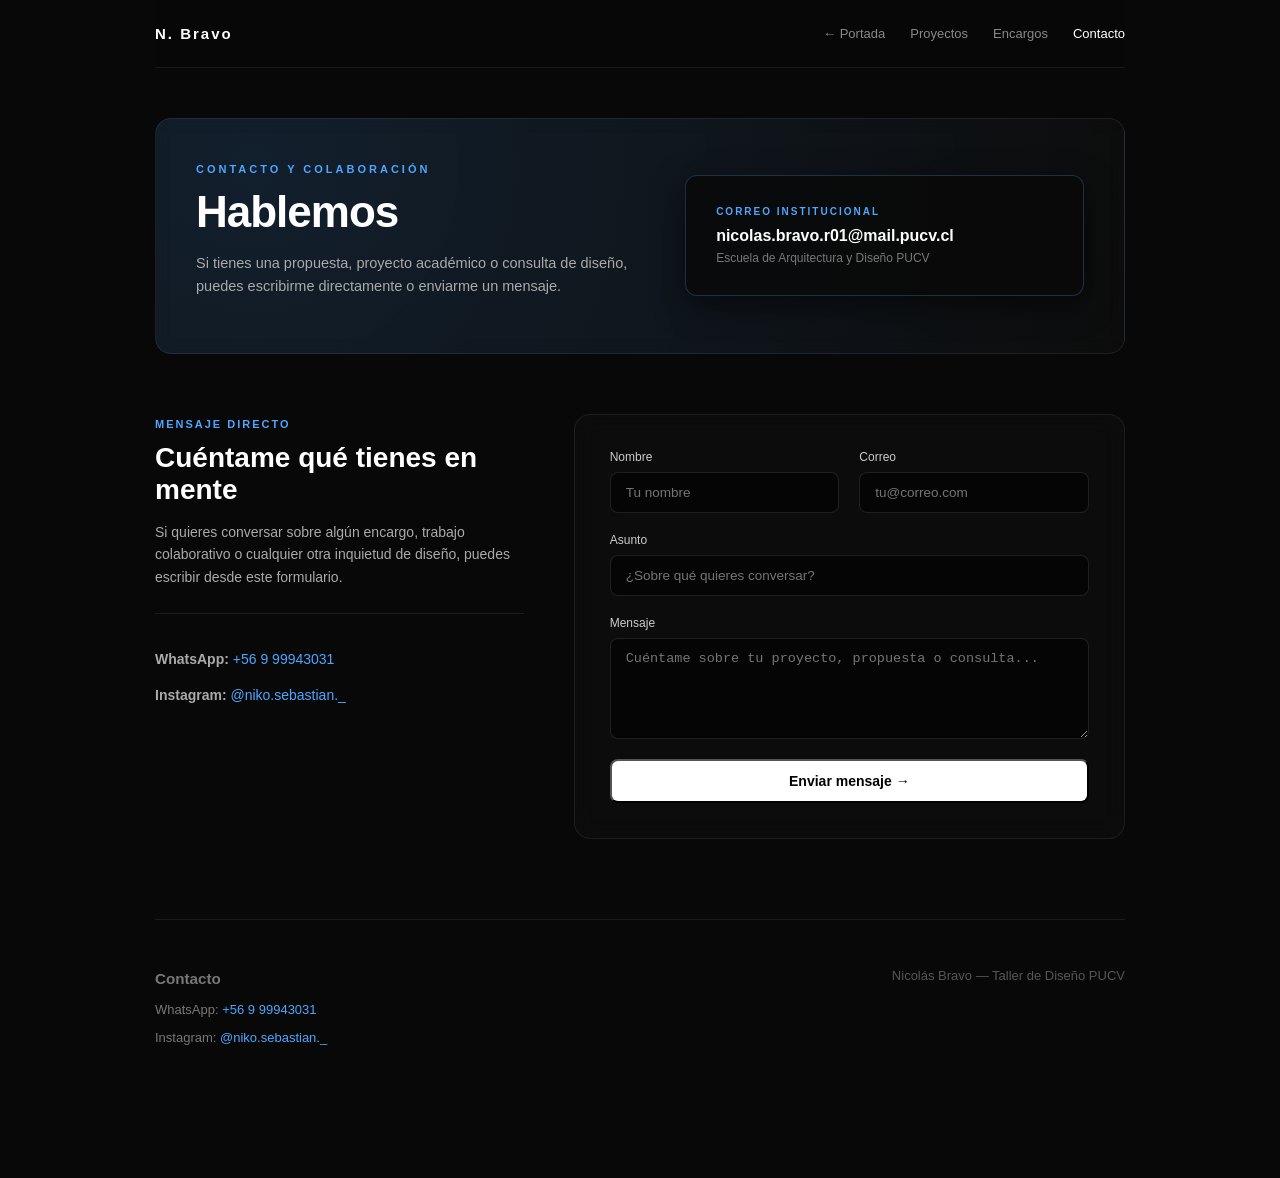
<file: contacto.html>
<!DOCTYPE html>
<html lang="es">
<head>
    <meta charset="UTF-8">
    <meta name="viewport" content="width=device-width, initial-scale=1.0">
    <title>Contacto — Nicolás Bravo</title>
    <link rel="stylesheet" href="style.css">
</head>
<body class="cuerpo-proyectos">

    <!-- Fondo dinámico -->
    <div class="fondo-dinamico">
        <div class="forma rectangulo rojo vel-1"></div>
        <div class="forma triangulo azul vel-2"></div>
        <div class="forma rectangulo azul vel-3"></div>
        <div class="forma triangulo rojo vel-1"></div>
    </div>

    <div class="pagina-contenedor-original">

        <!-- Header Flotante -->
        <header class="header-flotante">
            <div class="logo-autor">N. Bravo</div>
            <nav class="nav-links">
                <a href="index.html">← Portada</a>
                <a href="proyectos.html">Proyectos</a>
                <a href="encargos.html">Encargos</a>
                <a href="contacto.html" class="active">Contacto</a>
            </nav>
        </header>

        <main class="seccion-contacto-completa">
            
            <!-- Banner Superior de Presentación -->
            <section class="banner-contacto-top">
                <div class="texto-hero-contacto">
                    <span class="etiqueta-portada">CONTACTO Y COLABORACIÓN</span>
                    <h1>Hablemos</h1>
                    <p>Si tienes una propuesta, proyecto académico o consulta de diseño, puedes escribirme directamente o enviarme un mensaje.</p>
                </div>

                <div class="tarjeta-institucional">
                    <span class="subtitulo-card">CORREO INSTITUCIONAL</span>
                    <h3>nicolas.bravo.r01@mail.pucv.cl</h3>
                    <p>Escuela de Arquitectura y Diseño PUCV</p>
                </div>
            </section>

            <!-- Sección de Formulario de Mensaje -->
            <section class="bloque-formulario-contacto">
                <div class="info-formulario">
                    <span class="num-proyecto">MENSAJE DIRECTO</span>
                    <h2>Cuéntame qué tienes en mente</h2>
                    <p>Si quieres conversar sobre algún encargo, trabajo colaborativo o cualquier otra inquietud de diseño, puedes escribir desde este formulario.</p>
                    
                    <div class="redes-directas">
                        <p><strong>WhatsApp:</strong> <a href="https://wa.me/56999943031" target="_blank">+56 9 99943031</a></p>
                        <p><strong>Instagram:</strong> <a href="https://instagram.com/niko.sebastian._" target="_blank">@niko.sebastian._</a></p>
                    </div>
                </div>

                <form class="formulario-glass" action="mailto:nicolas.bravo.r01@mail.pucv.cl" method="post" enctype="text/plain">
                    <div class="fila-doble">
                        <div class="campo-grupo">
                            <label for="nombre">Nombre</label>
                            <input type="text" id="nombre" name="Nombre" placeholder="Tu nombre" required>
                        </div>
                        <div class="campo-grupo">
                            <label for="correo">Correo</label>
                            <input type="email" id="correo" name="Correo" placeholder="tu@correo.com" required>
                        </div>
                    </div>

                    <div class="campo-grupo">
                        <label for="asunto">Asunto</label>
                        <input type="text" id="asunto" name="Asunto" placeholder="¿Sobre qué quieres conversar?" required>
                    </div>

                    <div class="campo-grupo">
                        <label for="mensaje">Mensaje</label>
                        <textarea id="mensaje" name="Mensaje" rows="5" placeholder="Cuéntame sobre tu proyecto, propuesta o consulta..." required></textarea>
                    </div>

                    <button type="submit" class="btn-explorar-todo">Enviar mensaje →</button>
                </form>
            </section>

        </main>

        <!-- Footer -->
        <footer class="footer-original" id="contacto">
            <div>
                <h3>Contacto</h3>
                <p>WhatsApp: <a href="https://wa.me/56999943031" target="_blank">+56 9 99943031</a></p>
                <p>Instagram: <a href="https://instagram.com/niko.sebastian._" target="_blank">@niko.sebastian._</a></p>
            </div>
            <div>
                <p class="derechos">Nicolás Bravo — Taller de Diseño PUCV</p>
            </div>
        </footer>

    </div>

</body>
</html>
</file>
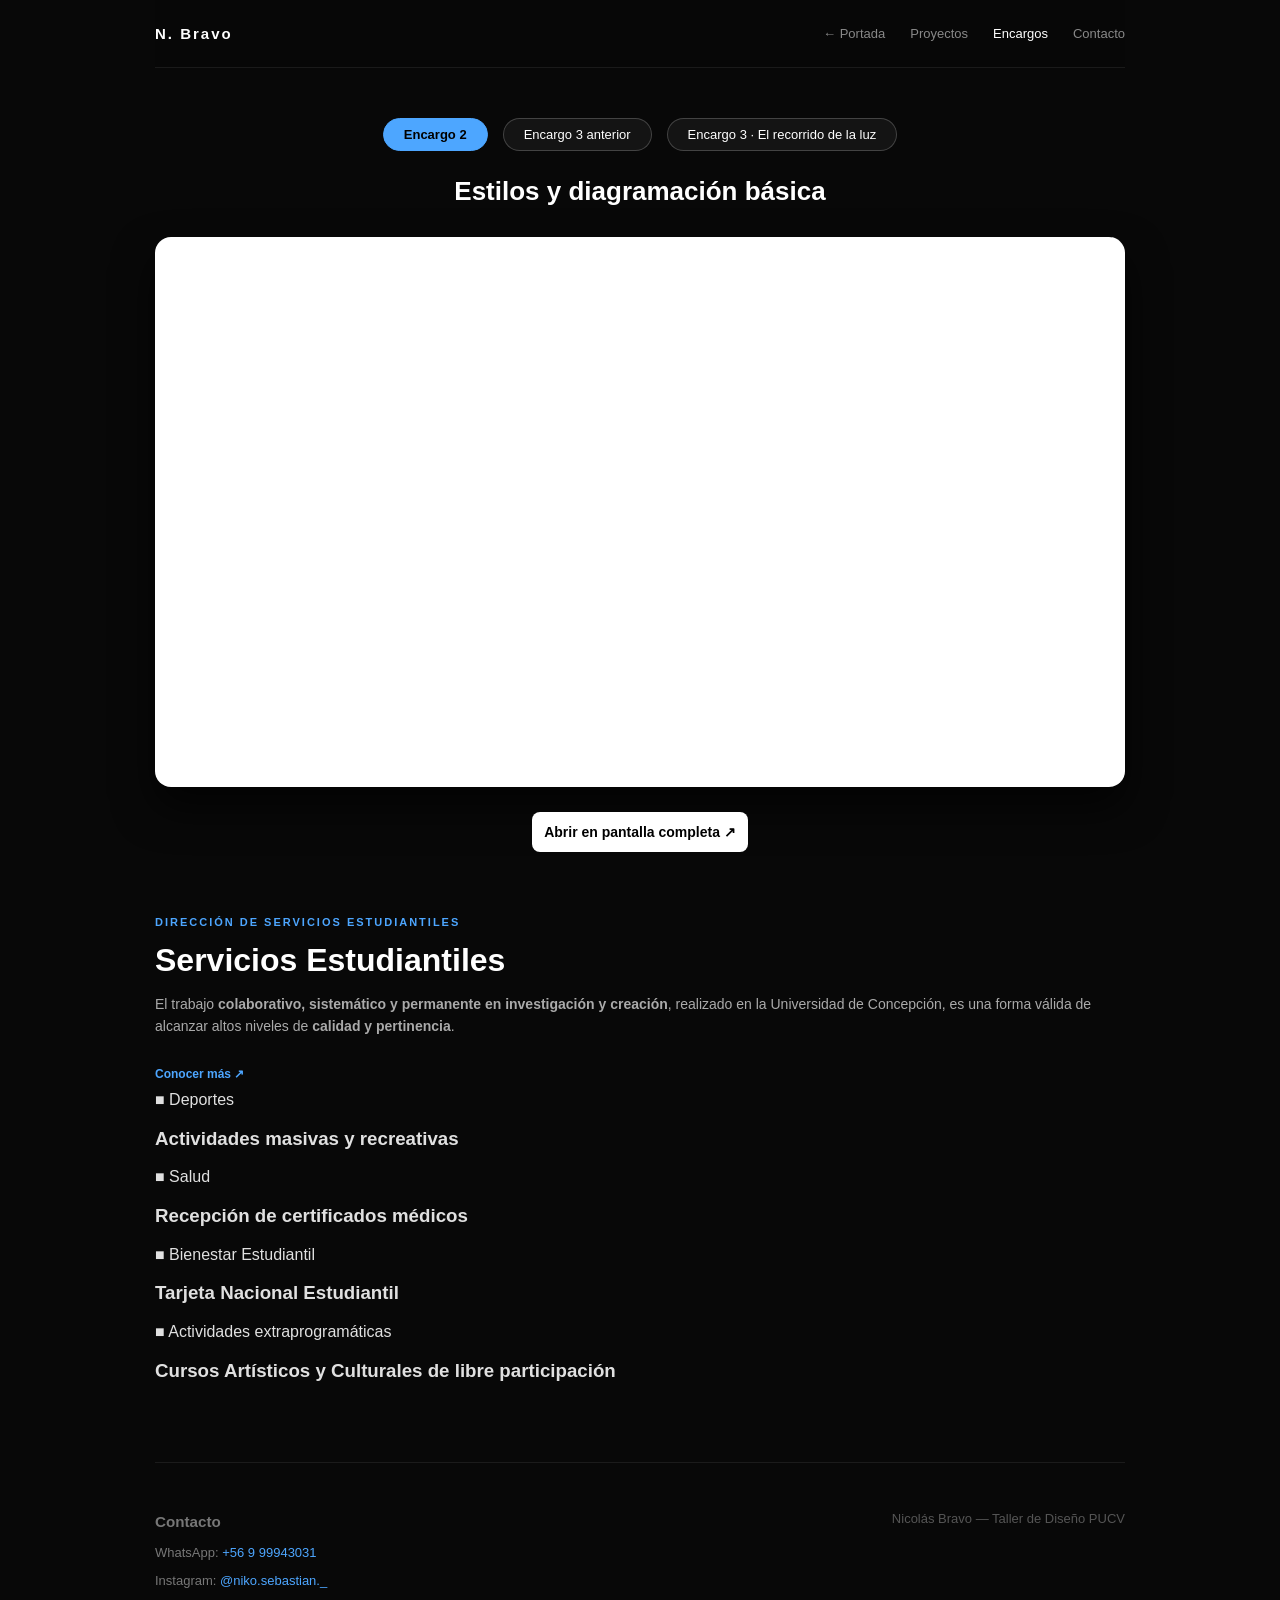
<file: encargos.html>
<!DOCTYPE html>
<html lang="es">
<head>
    <meta charset="UTF-8">
    <meta name="viewport" content="width=device-width, initial-scale=1.0">
    <title>Encargos — Nicolás Bravo</title>
    <link rel="stylesheet" href="style.css">
</head>
<body class="cuerpo-proyectos">

    <!-- Fondo dinámico -->
    <div class="fondo-dinamico">
        <div class="forma rectangulo rojo vel-1"></div>
        <div class="forma triangulo azul vel-2"></div>
        <div class="forma rectangulo azul vel-3"></div>
        <div class="forma triangulo rojo vel-1"></div>
    </div>

    <div class="pagina-contenedor-original">

        <!-- Header Flotante -->
        <header class="header-flotante">
            <div class="logo-autor">N. Bravo</div>
            <nav class="nav-links">
                <a href="index.html">← Portada</a>
                <a href="proyectos.html">Proyectos</a>
                <a href="encargos.html" class="active">Encargos</a>
                <a href="contacto.html">Contacto</a>
            </nav>
        </header>

        <main class="seccion-encargos">
            
            <!-- Botones para alternar la vista entre Encargos -->
            <div class="selector-encargos">
                <a href="encargos.html" class="btn-tab activo">Encargo 2</a>
                <a href="encargo-3/index.html" class="btn-tab">Encargo 3 anterior</a>
                <a href="encargos-2-3/index.html" class="btn-tab">Encargo 3 · El recorrido de la luz</a>
            </div>

            <h1 class="titulo-encargo">Estilos y diagramación básica</h1>

            <!-- VENTANA IFRAME -->
            <div class="marco-visor-iframe">
                <iframe src="https://itscami25.github.io/ejercicio-2-ddc-camila-mata/" title="Encargo 2 - Diagramación CSS"></iframe>
            </div>

            <div class="contenedor-pantalla-completa">
                <a href="https://itscami25.github.io/ejercicio-2-ddc-camila-mata/" target="_blank" class="btn-explorar-todo">Abrir en pantalla completa ↗</a>
            </div>

            <!-- SECCIÓN CON EL CONTENIDO DIAGRAMADO DE LA FOTO -->
            <section class="banner-encargo" style="margin-top: 60px;">
                
                <!-- Columna Izquierda: Presentación Principal -->
                <div class="texto-encabezado">
                    <span class="num-proyecto">DIRECCIÓN DE SERVICIOS ESTUDIANTILES</span>
                    <h2 style="font-size: 32px; color: #fff; margin: 12px 0;">Servicios Estudiantiles</h2>
                    <p style="font-size: 14px; color: #aaa; line-height: 1.6;">
                        El trabajo <strong>colaborativo, sistemático y permanente en investigación y creación</strong>, realizado en la Universidad de Concepción, es una forma válida de alcanzar altos niveles de <strong>calidad y pertinencia</strong>.
                    </p>
                    <a href="https://wiki.ead.pucv.cl" target="_blank" class="wiki-link" style="margin-top: 15px;">Conocer más ↗</a>
                </div>

                <!-- Columna Derecha: Grilla de Tarjetas -->
                <div class="grid-servicios" style="flex: 1.5;">
                    
                    <article class="tarjeta-servicio">
                        <span class="etiqueta-categoria">■ Deportes</span>
                        <h3>Actividades masivas y recreativas</h3>
                    </article>

                    <article class="tarjeta-servicio">
                        <span class="etiqueta-categoria">■ Salud</span>
                        <h3>Recepción de certificados médicos</h3>
                    </article>

                    <article class="tarjeta-servicio">
                        <span class="etiqueta-categoria">■ Bienestar Estudiantil</span>
                        <h3>Tarjeta Nacional Estudiantil</h3>
                    </article>

                    <article class="tarjeta-servicio">
                        <span class="etiqueta-categoria">■ Actividades extraprogramáticas</span>
                        <h3>Cursos Artísticos y Culturales de libre participación</h3>
                    </article>

                </div>

            </section>

        </main>

        <!-- Footer -->
        <footer class="footer-original" id="contacto">
            <div>
                <h3>Contacto</h3>
                <p>WhatsApp: <a href="https://wa.me/56999943031" target="_blank">+56 9 99943031</a></p>
                <p>Instagram: <a href="https://instagram.com/niko.sebastian._" target="_blank">@niko.sebastian._</a></p>
            </div>
            <div>
                <p class="derechos">Nicolás Bravo — Taller de Diseño PUCV</p>
            </div>
        </footer>

    </div>

</body>
</html>
</file>
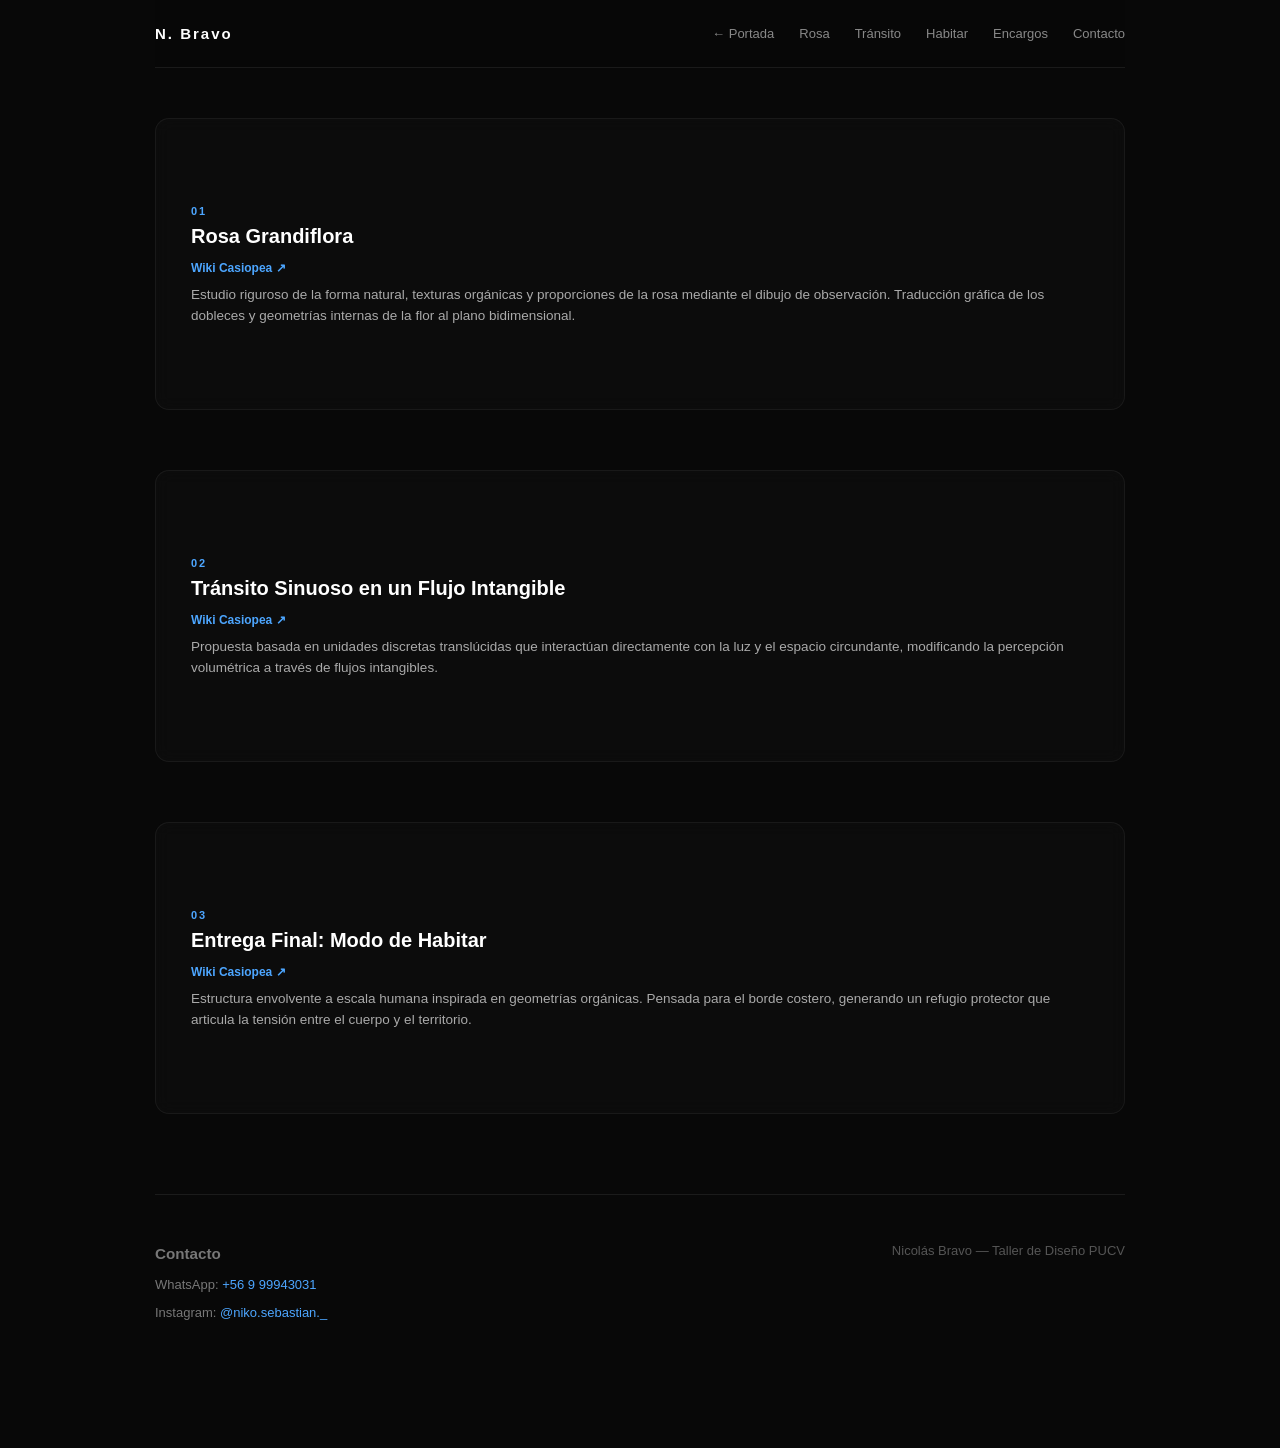
<file: proyectos.html>
<!DOCTYPE html>
<html lang="es">
<head>
    <meta charset="UTF-8">
    <meta name="viewport" content="width=device-width, initial-scale=1.0">
    <title>Proyectos - Nicolás Bravo</title>
    <link rel="stylesheet" href="style.css">
    <script src="script.js" defer></script>
</head>
<body class="cuerpo-proyectos">

    <div class="fondo-dinamico">
        <div class="forma rectangulo rojo vel-1"></div>
        <div class="forma triangulo azul vel-2"></div>
        <div class="forma rectangulo azul vel-3"></div>
        <div class="forma triangulo rojo vel-1"></div>
    </div>

    <div class="pagina-contenedor-original">

        <header class="header-flotante">
            <div class="logo-autor">N. Bravo</div>
            <nav class="nav-links">
                <a href="index.html">← Portada</a>
                <a href="#proy-rosa">Rosa</a>
                <a href="#proy-cubo">Tránsito</a>
                <a href="#proy-habitar">Habitar</a>
                <a href="encargos.html">Encargos</a>
                <a href="contacto.html">Contacto</a>
            </nav>
        </header>

        <main class="malla-proyectos">

            <section id="proy-rosa" class="tarjeta-proyecto">
                <div class="media-container">
                    <img src="imagenes/Rosa_G.jpeg" alt="Rosa Grandiflora" id="img-rosa" class="interactiva">
                </div>
                <div class="info-container">
                    <span class="num-proyecto">01</span>
                    <h2>Rosa Grandiflora</h2>
                    <a href="https://wiki.ead.pucv.cl/DIS_1131-2025-T17/_Nicolas_Bravo" target="_blank" class="wiki-link">Wiki Casiopea ↗</a>
                    <p>Estudio riguroso de la forma natural, texturas orgánicas y proporciones de la rosa mediante el dibujo de observación. Traducción gráfica de los dobleces y geometrías internas de la flor al plano bidimensional.</p>
                </div>
            </section>

            <section id="proy-cubo" class="tarjeta-proyecto">
                <div class="media-container">
                    <img src="imagenes/Cubo_Final_Habitaculo.jpeg" alt="Tránsito Sinuoso" id="img-cubo" class="interactiva">
                </div>
                <div class="info-container">
                    <span class="num-proyecto">02</span>
                    <h2>Tránsito Sinuoso en un Flujo Intangible</h2>
                    <a href="https://wiki.ead.pucv.cl/M3_TH_2025_%E2%80%93TRANSITO_SINUOSO_EN_UN_FLUJO_INTANGIBLE_%E2%80%93_Nicolas_Bravo" target="_blank" class="wiki-link">Wiki Casiopea ↗</a>
                    <p>Propuesta basada en unidades discretas translúcidas que interactúan directamente con la luz y el espacio circundante, modificando la percepción volumétrica a través de flujos intangibles.</p>
                </div>
            </section>

            <section id="proy-habitar" class="tarjeta-proyecto">
                <div class="media-container">
                    <img src="imagenes/Habitar_ALFRED.jpeg" alt="Modo de Habitar" id="img-habitar" class="interactiva">
                </div>
                <div class="info-container">
                    <span class="num-proyecto">03</span>
                    <h2>Entrega Final: Modo de Habitar</h2>
                    <a href="https://wiki.ead.pucv.cl/Nicolas_Bravo._EAD1451-01_2025._Entrega_Final" target="_blank" class="wiki-link">Wiki Casiopea ↗</a>
                    <p>Estructura envolvente a escala humana inspirada en geometrías orgánicas. Pensada para el borde costero, generando un refugio protector que articula la tensión entre el cuerpo y el territorio.</p>
                </div>
            </section>

        </main>

        <footer class="footer-original" id="contacto">
            <div>
                <h3>Contacto</h3>
                <p>WhatsApp: <a href="https://wa.me/56999943031" target="_blank">+56 9 99943031</a></p>
                <p>Instagram: <a href="https://instagram.com/niko.sebastian._" target="_blank">@niko.sebastian._</a></p>
            </div>
            <div>
                <p class="derechos">Nicolás Bravo — Taller de Diseño PUCV</p>
            </div>
        </footer>

    </div>

</body>
</html>
</file>
<file: style.css>
* { box-sizing: border-box; }

html {
    scroll-behavior: smooth;
    scroll-padding-top: 100px; 
}

body {
    margin: 0;
    font-family: -apple-system, BlinkMacSystemFont, "Segoe UI", Roboto, sans-serif;
    background-color: #060606;
    color: #e0e0e0;
    overflow-x: hidden;
}

/* PORTADA EDITORIAL */
.portada-editorial {
    height: 100vh;
    display: flex;
    align-items: center;
    justify-content: center;
    background: radial-gradient(circle at 20% 30%, #111822 0%, #050505 100%);
}

.editorial-container {
    display: flex;
    justify-content: space-between;
    align-items: center;
    width: 85%;
    max-width: 1200px;
    z-index: 10;
    gap: 60px;
}

.editorial-bloque-izq { flex: 1.2; }

.etiqueta-portada {
    font-size: 11px;
    letter-spacing: 3px;
    color: #4da6ff;
    text-transform: uppercase;
    font-weight: 700;
}

.editorial-bloque-izq h1 {
    font-size: 56px;
    line-height: 1.1;
    margin: 15px 0 20px 0;
    color: #ffffff;
    letter-spacing: -2px;
}

.editorial-bloque-izq h1 span { color: #555; }

.editorial-bloque-izq p {
    font-size: 15px;
    color: #999;
    line-height: 1.6;
    max-width: 440px;
}

.editorial-bloque-der { flex: 0.8; }

.tarjeta-acceso {
    background: rgba(20, 20, 20, 0.6);
    border: 1px solid rgba(255, 255, 255, 0.08);
    backdrop-filter: blur(12px);
    padding: 30px;
    border-radius: 16px;
    box-shadow: 0 20px 40px rgba(0,0,0,0.6);
}

.tarjeta-acceso > span {
    font-size: 12px;
    color: #777;
    letter-spacing: 1px;
    text-transform: uppercase;
}

.menu-editorial {
    display: flex;
    flex-direction: column;
    gap: 12px;
    margin: 18px 0 25px 0;
}

.menu-editorial a {
    color: #ddd;
    text-decoration: none;
    font-size: 14px;
    font-weight: 500;
    display: flex;
    justify-content: space-between;
    padding-bottom: 8px;
    border-bottom: 1px solid rgba(255,255,255,0.05);
    transition: color 0.3s, padding-left 0.3s;
}

.menu-editorial a span { color: #4da6ff; }
.menu-editorial a:hover { color: #4da6ff; padding-left: 6px; }

.btn-explorar-todo {
    display: block;
    text-align: center;
    background: #ffffff;
    color: #000000;
    padding: 12px;
    border-radius: 8px;
    text-decoration: none;
    font-weight: 600;
    font-size: 14px;
    transition: background 0.3s, transform 0.2s;
}

.btn-explorar-todo:hover {
    background: #4da6ff;
    color: #fff;
    transform: translateY(-2px);
}

/* FONDO DINÁMICO */
.fondo-dinamico {
    position: fixed;
    top: 0; left: 0;
    width: 100vw; height: 100vh;
    z-index: 1;
    pointer-events: none;
    overflow: hidden;
}

.forma { position: absolute; opacity: 0.18; }
.rojo { background-color: rgba(235, 50, 50, 0.7); }
.azul { background-color: rgba(40, 120, 255, 0.7); }

.rectangulo { width: 80px; height: 150px; border-radius: 4px; }
.triangulo {
    width: 0; height: 0;
    border-left: 60px solid transparent;
    border-right: 60px solid transparent;
    border-bottom: 100px solid rgba(40, 120, 255, 0.7);
    background: transparent !important;
}
.triangulo.rojo { border-bottom: 100px solid rgba(235, 50, 50, 0.7); }

.forma:nth-child(1) { left: 8%; bottom: -150px; animation: subirForma 18s infinite linear; }
.forma:nth-child(2) { left: 45%; top: -150px; animation: bajarForma 22s infinite linear; }
.forma:nth-child(3) { left: 78%; bottom: -150px; animation: subirForma 26s infinite linear; }
.forma:nth-child(4) { left: 92%; top: -150px; animation: bajarForma 20s infinite linear; }

@keyframes subirForma {
    0% { transform: translateY(110vh) rotate(0deg); }
    100% { transform: translateY(-120vh) rotate(360deg); }
}
@keyframes bajarForma {
    0% { transform: translateY(-120vh) rotate(0deg); }
    100% { transform: translateY(110vh) rotate(-360deg); }
}

/* PÁGINA DE PROYECTOS */
.cuerpo-proyectos { background-color: #080808; }

.pagina-contenedor-original {
    position: relative;
    z-index: 10;
    max-width: 1050px;
    margin: 0 auto;
    padding: 0 40px 80px 40px;
}

.header-flotante {
    display: flex;
    justify-content: space-between;
    align-items: center;
    padding: 25px 0;
    border-bottom: 1px solid rgba(255, 255, 255, 0.08);
    margin-bottom: 50px;
    background: rgba(8, 8, 8, 0.9);
    backdrop-filter: blur(10px);
    position: sticky;
    top: 0;
    z-index: 100;
}

.logo-autor {
    font-weight: bold;
    letter-spacing: 2px;
    font-size: 15px;
    color: #fff;
}

.nav-links { display: flex; gap: 25px; }
.nav-links a { color: #888; text-decoration: none; font-size: 13px; transition: color 0.3s; }
.nav-links a:hover, .nav-links a.active { color: #fff; }

.malla-proyectos { display: flex; flex-direction: column; gap: 60px; }

/* NUEVO DISEÑO: TARJETA DE PROYECTO */
.tarjeta-proyecto {
    display: flex;
    gap: 0px;
    background: rgba(16, 16, 16, 0.6);
    border: 1px solid rgba(255, 255, 255, 0.06);
    padding: 35px;
    border-radius: 14px;
    backdrop-filter: blur(8px);
    align-items: center;
    position: relative;
    overflow: hidden;
    transition: border-color 0.4s ease, box-shadow 0.4s ease;
}

.tarjeta-proyecto:hover {
    border-color: rgba(77, 166, 255, 0.3);
    box-shadow: 0 10px 30px rgba(0, 0, 0, 0.5);
}

/* NUEVO DISEÑO: CONTENEDOR CON DEGRADADO (SIN TRIÁNGULO) */
.media-container {
    flex: 0 0 0px;
    position: relative;
    height: 220px;
    opacity: 0;
    overflow: hidden;
    transition: flex 0.5s cubic-bezier(0.25, 1, 0.5, 1), opacity 0.5s ease, margin-right 0.5s ease;
    border-radius: 10px;
    pointer-events: none;
    margin-right: 0px;
}

/* Degradado difuminado con el fondo de la tarjeta */
.media-container::after {
    content: "";
    position: absolute;
    inset: 0;
    background: radial-gradient(circle at center, transparent 30%, rgba(16, 16, 16, 0.95) 100%);
    pointer-events: none;
}

.media-container img.interactiva {
    width: 100%;
    height: 100%;
    object-fit: cover;
    border-radius: 10px;
    display: block;
    filter: brightness(0.9) contrast(1.05);
}

/* DESPLIEGUE Y REVELACIÓN AL PASAR EL CURSOR (HOVER) */
.tarjeta-proyecto:hover .media-container {
    flex: 1;
    opacity: 1;
    margin-right: 35px;
}

/* ANIMACIÓN INDEFINIDA DE FLOTACIÓN SUTIL */
.tarjeta-proyecto:hover .media-container img.interactiva {
    animation: flotacionSutil 3.5s ease-in-out infinite alternate;
}

@keyframes flotacionSutil {
    0% {
        transform: translateY(-6px) scale(1.02);
    }
    100% {
        transform: translateY(6px) scale(1.02);
    }
}

.info-container {
    flex: 1;
    transition: flex 0.5s ease;
}

.num-proyecto {
    font-size: 11px;
    color: #4da6ff;
    font-weight: 700;
    letter-spacing: 2px;
}

.info-container h2 { font-size: 20px; color: #fff; margin: 6px 0 10px 0; }

.wiki-link {
    display: inline-block;
    font-size: 12px;
    color: #4da6ff;
    text-decoration: none;
    font-weight: 600;
    margin-bottom: 10px;
}
.wiki-link:hover { text-decoration: underline; }

.info-container p { font-size: 13.5px; color: #aaa; line-height: 1.55; margin: 0; }

.footer-original {
    margin-top: 80px;
    padding: 35px 0;
    border-top: 1px solid rgba(255, 255, 255, 0.08);
    display: flex;
    justify-content: space-between;
    font-size: 13px;
    color: #777;
}
.footer-original a { color: #4da6ff; text-decoration: none; }
.derechos { color: #555; }

/* VISTA Y MARCO PARA ENCARGOS (IFRAME) */
.selector-encargos {
    display: flex;
    justify-content: center;
    gap: 15px;
    margin-bottom: 25px;
}

.btn-tab {
    padding: 8px 20px;
    border-radius: 20px;
    border: 1px solid rgba(255, 255, 255, 0.2);
    color: #fff;
    text-decoration: none;
    font-size: 13px;
    background: rgba(255, 255, 255, 0.05);
    transition: all 0.3s ease;
}

.btn-tab.activo, .btn-tab:hover {
    background: #4da6ff;
    border-color: #4da6ff;
    color: #000;
    font-weight: 600;
}

.titulo-encargo {
    text-align: center;
    font-size: 26px;
    color: #ffffff;
    margin-bottom: 30px;
}

/* Marco del Iframe */
.marco-visor-iframe {
    width: 100%;
    height: 550px;
    border-radius: 16px;
    overflow: hidden;
    border: 1px solid rgba(255, 255, 255, 0.15);
    box-shadow: 0 20px 40px rgba(0,0,0,0.7);
    background: #ffffff;
}

.marco-visor-iframe iframe {
    width: 100%;
    height: 100%;
    border: none;
}

.contenedor-pantalla-completa {
    display: flex;
    justify-content: center;
    margin-top: 25px;
}

/* ==========================================
   ESTILOS VISTA DE CONTACTO
   ========================================== */

.seccion-contacto-completa {
    display: flex;
    flex-direction: column;
    gap: 60px;
}

.banner-contacto-top {
    display: flex;
    justify-content: space-between;
    align-items: center;
    gap: 40px;
    background: radial-gradient(circle at 10% 20%, rgba(77, 166, 255, 0.15) 0%, rgba(16, 16, 16, 0.6) 100%);
    border: 1px solid rgba(255, 255, 255, 0.08);
    padding: 40px;
    border-radius: 16px;
    backdrop-filter: blur(10px);
}

.texto-hero-contacto {
    flex: 1.2;
}

.texto-hero-contacto h1 {
    font-size: 44px;
    color: #ffffff;
    margin: 10px 0 15px 0;
    letter-spacing: -1px;
}

.texto-hero-contacto p {
    font-size: 14.5px;
    color: #aaa;
    line-height: 1.6;
    max-width: 480px;
}

.tarjeta-institucional {
    flex: 0.9;
    background: rgba(10, 10, 10, 0.85);
    border: 1px solid rgba(77, 166, 255, 0.25);
    padding: 30px;
    border-radius: 12px;
    box-shadow: 0 10px 30px rgba(0,0,0,0.5);
}

.subtitulo-card {
    font-size: 10px;
    letter-spacing: 2px;
    color: #4da6ff;
    font-weight: bold;
    display: block;
    margin-bottom: 10px;
}

.tarjeta-institucional h3 {
    font-size: 16px;
    color: #fff;
    margin: 0 0 6px 0;
    word-break: break-all;
}

.tarjeta-institucional p {
    font-size: 12px;
    color: #777;
    margin: 0;
}

/* Formulario */
.bloque-formulario-contacto {
    display: flex;
    gap: 50px;
    align-items: flex-start;
}

.info-formulario {
    flex: 1;
}

.info-formulario h2 {
    font-size: 28px;
    color: #ffffff;
    margin: 10px 0 15px 0;
}

.info-formulario p {
    font-size: 14px;
    color: #aaa;
    line-height: 1.6;
}

.redes-directas {
    margin-top: 25px;
    border-top: 1px solid rgba(255, 255, 255, 0.08);
    padding-top: 20px;
}

.redes-directas a {
    color: #4da6ff;
    text-decoration: none;
}

.formulario-glass {
    flex: 1.3;
    background: rgba(16, 16, 16, 0.6);
    border: 1px solid rgba(255, 255, 255, 0.08);
    padding: 35px;
    border-radius: 16px;
    backdrop-filter: blur(12px);
    display: flex;
    flex-direction: column;
    gap: 20px;
}

.fila-doble {
    display: flex;
    gap: 20px;
}

.campo-grupo {
    display: flex;
    flex-direction: column;
    gap: 8px;
    flex: 1;
}

.campo-grupo label {
    font-size: 12px;
    color: #ccc;
    font-weight: 500;
}

.campo-grupo input,
.campo-grupo textarea {
    background: rgba(5, 5, 5, 0.7);
    border: 1px solid rgba(255, 255, 255, 0.1);
    padding: 12px 15px;
    border-radius: 8px;
    color: #fff;
    font-size: 13.5px;
    outline: none;
    transition: border-color 0.3s;
}

.campo-grupo input:focus,
.campo-grupo textarea:focus {
    border-color: #4da6ff;
}

@media (max-width: 768px) {
    .banner-contacto-top,
    .bloque-formulario-contacto,
    .fila-doble {
        flex-direction: column;
    }
}
</file>
<file: encargo-3/estilos.css>
/* ================================================================
   EL RECORRIDO DE LA LUZ — NICOLÁS BRAVO
   Proyecto académico / Diseño desde el Código 2026
   Sistema visual: tinta oscura + luz roja, terracota y ámbar.
   Responsive: mobile-first; desktop vía min-width.
   ================================================================ */

:root {
  --bg: #100c0b;
  --bg-soft: #171110;
  --surface: rgba(32, 23, 21, .82);
  --surface-strong: #211815;
  --line: rgba(252, 225, 199, .15);
  --line-strong: rgba(252, 225, 199, .26);
  --text: #f8ecdd;
  --text-subtle: #d6c1ac;
  --muted: #ae9280;
  --orange: #ffad66;
  --amber: #eec48a;
  --coral: #ed6b4c;
  --red: #a9382c;
  --radius: 24px;
  --max: 1320px;
}
* { box-sizing: border-box; }
html { scroll-behavior: smooth; scroll-padding-top: 110px; }
body { margin: 0; background: var(--bg); color: var(--text); font-family: "DM Sans", ui-sans-serif, system-ui, -apple-system, sans-serif; line-height: 1.65; min-width: 300px; }
body, button, input { -webkit-font-smoothing: antialiased; }
a { color: inherit; text-decoration: none; }
button { font: inherit; }
img, svg { display: block; max-width: 100%; }
::selection { color: #1a0b06; background: #f9b17d; }
:focus-visible { outline: 2px solid var(--orange); outline-offset: 4px; }
.container { width: min(calc(100% - 40px), var(--max)); margin-inline: auto; }
.sr-only { position: absolute; width: 1px; height: 1px; padding: 0; margin: -1px; overflow: hidden; clip: rect(0,0,0,0); white-space: nowrap; border: 0; }
.skip-link { position: fixed; top: -100px; left: 12px; z-index: 200; background: var(--amber); color: #180e08; padding: 12px 16px; border-radius: 10px; }
.skip-link:focus { top: 10px; }

/* Luces cálidas pulsantes. Son fijas en la pantalla, no interceptan clicks. */
.ambient { position: fixed; inset: 0; overflow: hidden; isolation: isolate; z-index: -1; pointer-events: none; background: #100c0b; }
.ambient__glow { position: absolute; display: block; border-radius: 50%; filter: blur(95px); opacity: .27; mix-blend-mode: screen; will-change: transform, opacity; }
.ambient__glow--red { width: min(85vw, 1000px); height: min(63vw, 750px); top: -380px; left: 15%; background: radial-gradient(ellipse at 50% 45%, #a1170d 0%, #741710 30%, rgba(93, 19, 9, .18) 64%, transparent 73%); animation: breatheRed 16s ease-in-out infinite alternate; }
.ambient__glow--orange { width: min(70vw, 780px); height: min(68vw, 650px); top: 15%; right: -300px; background: radial-gradient(ellipse at 60% 40%, #fc6e25 0%, #a53a14 25%, rgba(107, 32, 14, .1) 64%, transparent 76%); animation: breatheOrange 22s ease-in-out infinite alternate; opacity: .19; }
.ambient__glow--amber { width: min(65vw, 650px); height: min(55vw, 540px); bottom: -250px; left: -240px; background: radial-gradient(ellipse at 50% 50%, #ffb36d 0%, #bd5125 25%, rgba(145, 53, 11, .08) 66%, transparent 78%); animation: breatheAmber 19s ease-in-out infinite alternate; opacity: .20; }
.ambient__glow--deep { width: 720px; height: 600px; bottom: 10%; right: 18%; background: radial-gradient(ellipse at center, #751a22 0%, #40121b 35%, transparent 75%); animation: breatheRed 27s ease-in-out infinite alternate-reverse; opacity: .16; }
.ambient__grain { position: absolute; inset: 0; background: linear-gradient(110deg, transparent 0 38%, rgba(242, 166, 118, .015) 48%, transparent 62%); opacity: .4; }
@keyframes breatheRed { 0% { opacity: .10; transform: translate(-5%, -3%) scale(.86); } 50% { opacity: .30; } 100% { opacity: .20; transform: translate(8%, 5%) scale(1.08); } }
@keyframes breatheOrange { 0% { opacity: .08; transform: translate(6%, 1%) scale(.82); } 60% { opacity: .26; } 100% { opacity: .13; transform: translate(-8%, 8%) scale(1.16); } }
@keyframes breatheAmber { 0% { opacity: .06; transform: translate(3%, 5%) scale(.82); } 50% { opacity: .27; } 100% { opacity: .11; transform: translate(14%, -9%) scale(1.08); } }
.progress { position: fixed; inset: 0 0 auto; height: 3px; z-index: 40; }
.progress > div { width: 0; height: 100%; background: linear-gradient(90deg, var(--red), var(--coral), var(--amber)); box-shadow: 0 0 14px rgba(245, 123, 72, .6); }

/* Header */
.header { position: sticky; top: 0; z-index: 30; border-bottom: 1px solid rgba(242, 213, 184, .11); background: rgba(16, 12, 11, .76); backdrop-filter: blur(24px); -webkit-backdrop-filter: blur(24px); }
.header__inner { display: flex; align-items: center; gap: 22px; min-height: 75px; }
.brand { display: inline-flex; align-items: center; gap: 12px; white-space: nowrap; min-width: 0; }
.brand__mark { display: grid; place-items: center; width: 28px; height: 28px; border: 1px solid rgba(255, 157, 104, .65); border-radius: 100%; }
.brand__mark > span { width: 11px; height: 11px; border-radius: 50%; background: var(--coral); box-shadow: 0 0 15px rgba(255, 101, 55, .65); }
.brand__text { color: #f9e8d6; letter-spacing: .11em; font: 700 .73rem/1.2 "Space Grotesk", sans-serif; }
.brand__text small { display: none; color: var(--muted); font-size: .68rem; letter-spacing: .08em; font-weight: 500; }
.nav { display: flex; flex-direction: column; position: absolute; top: 74px; right: 0; left: 0; padding: 10px 20px 22px; background: #1b1210; border-bottom: 1px solid var(--line); box-shadow: 0 20px 50px rgba(0,0,0,.42); visibility: hidden; opacity: 0; transform: translateY(-8px); pointer-events: none; transition: opacity .2s, transform .2s, visibility .2s; }
.nav.is-open { visibility: visible; pointer-events: auto; opacity: 1; transform: translateY(0); }
.nav a { display: block; padding: 12px 10px; font-size: .85rem; color: var(--text-subtle); border-radius: 8px; transition: color .2s, background .2s; }
.nav a:hover, .nav a.is-active { color: var(--orange); background: rgba(255, 153, 89, .07); }
.header__edition { display: none; }
.nav-trigger { margin-left: auto; display: flex; flex-direction: column; justify-content: center; gap: 5px; padding: 10px; width: 44px; height: 44px; border-radius: 12px; border: 1px solid var(--line); background: #241714; cursor: pointer; }
.nav-trigger span { height: 2px; width: 100%; background: var(--text); border-radius: 2px; transition: transform .2s; }
.nav-trigger[aria-expanded="true"] span:first-child { transform: translateY(7px) rotate(45deg); }
.nav-trigger[aria-expanded="true"] span:nth-child(2) { opacity: 0; }
.nav-trigger[aria-expanded="true"] span:last-child { transform: translateY(-7px) rotate(-45deg); }

/* Hero */
.hero { min-height: calc(100svh - 75px); min-height: max(680px, calc(100svh - 75px)); padding-top: clamp(58px, 9vw, 150px); display: flex; flex-direction: column; justify-content: center; }
.hero__eyebrow, .section-kicker, .label-mono { color: var(--orange); font: 600 .69rem/1.5 "Space Grotesk", sans-serif; letter-spacing: .16em; }
.hero__eyebrow { display: inline-flex; align-items: center; gap: 10px; margin-bottom: 20px; }
.live-dot { display: inline-block; width: 7px; height: 7px; border-radius: 50%; background: var(--coral); box-shadow: 0 0 15px #dc4b2e; animation: dotPulse 5s ease-in-out infinite; }
@keyframes dotPulse { 50% { opacity: .45; box-shadow: 0 0 7px #d75843; } }
.hero__grid { display: grid; grid-template-columns: 1fr; gap: 46px; align-items: end; }
h1,h2,h3,h4,p { margin-top: 0; }
h1,h2,h3,h4 { font-family: "Space Grotesk", sans-serif; }
.hero h1 { margin: 0; max-width: 950px; font-size: clamp(3.45rem, 10.3vw, 9.2rem); line-height: .97; letter-spacing: -.083em; font-weight: 600; }
.hero h1 em { font-style: normal; color: #f1b888; background: linear-gradient(112deg, #efdbbf 2%, #f3b37d 47%, #d96b4e 82%); -webkit-background-clip: text; background-clip: text; -webkit-text-fill-color: transparent; }
.hero__period { color: var(--coral); -webkit-text-fill-color: var(--coral); }
.hero__lead { max-width: 590px; margin: 30px 0 26px; font-size: clamp(1.03rem, 2vw, 1.25rem); line-height: 1.6; color: var(--text-subtle); }
.hero__actions { display: flex; align-items: center; gap: 22px; flex-wrap: wrap; }
.button { display: inline-flex; align-items: center; gap: 30px; padding: 14px 19px; border-radius: 100px; font-size: .85rem; font-weight: 700; }
.button--primary { color: #2c130b; background: linear-gradient(130deg, #f2b27e, #e28b65); box-shadow: 0 8px 24px rgba(161, 63, 30, .17); transition: transform .2s, box-shadow .2s; }
.button--primary:hover { transform: translateY(-2px); box-shadow: 0 14px 28px rgba(220, 91, 45, .25); }
.text-link { color: var(--text-subtle); font-size: .85rem; }
.text-link:hover { color: var(--orange); }
.hero__info { border: 1px solid var(--line-strong); border-radius: var(--radius); padding: 23px; background: linear-gradient(145deg, rgba(60, 31, 22, .48), rgba(21, 16, 14, .9) 74%); box-shadow: 0 30px 90px rgba(0,0,0,.24); }
.hero__info-header { display: flex; justify-content: space-between; align-items: center; color: var(--orange); font: 700 .7rem "Space Grotesk", sans-serif; letter-spacing: .14em; margin-bottom: 23px; }
.asterisk { font-size: 1.8rem; line-height: 1; color: var(--coral); }
.hero__info dl { margin: 0; }
.hero__info dl div { display: flex; flex-wrap: wrap; justify-content: space-between; gap: 4px 12px; padding: 13px 0; border-top: 1px solid var(--line); }
.hero__info dt { color: var(--muted); font-size: .81rem; }
.hero__info dd { margin: 0; text-align: right; color: var(--text); font-size: .83rem; font-weight: 600; }
.hero__info-foot { padding-top: 20px; color: var(--muted); font-size: .69rem; letter-spacing: .05em; }
.hero__bottom { margin-top: clamp(70px, 11vw, 150px); padding: 18px 0 25px; display: flex; align-items: center; justify-content: space-between; border-top: 1px solid var(--line); color: var(--muted); font: 600 .62rem "Space Grotesk", sans-serif; letter-spacing: .12em; }
.hero__bottom span:last-child { color: var(--orange); }

/* Secciones y copy */
.section { padding-block: clamp(70px, 10vw, 145px); border-top: 1px solid var(--line); }
.section-kicker { display: flex; align-items: center; gap: 9px; margin-bottom: 25px; }
.section-kicker__number { color: var(--amber); font-weight: 700; }
.display-title { margin-bottom: 32px; font-size: clamp(2.35rem, 5.9vw, 5.8rem); font-weight: 600; line-height: 1.05; letter-spacing: -.067em; }
.display-title span { color: #dba47d; }
.intro-grid { display: grid; gap: 34px; }
.intro-copy { font-size: clamp(1.06rem, 1.65vw, 1.4rem); line-height: 1.73; max-width: 770px; color: var(--text-subtle); }
.intro-copy strong { color: var(--text); }
.method__sidebar { padding: 25px; background: rgba(37, 26, 24, .7); border-radius: var(--radius); border: 1px solid var(--line); }
.method__sidebar h3 { margin-bottom: 22px; font-size: .97rem; }
.question-list { padding: 0; margin: 0; list-style: none; display: grid; gap: 15px; }
.question-list li { display: flex; gap: 13px; color: var(--text-subtle); font-size: .83rem; line-height: 1.45; }
.question-list span { color: var(--orange); font: 700 .74rem "Space Grotesk", sans-serif; }
.note { display: flex; gap: 14px; align-items: flex-start; margin-top: 40px; padding: 20px 21px; border-radius: 17px; border: 1px solid rgba(240, 164, 114, .22); background: rgba(111, 56, 31, .12); color: var(--text-subtle); font-size: .78rem; line-height: 1.7; }
.note__icon { font-size: 1rem; border: 1px solid var(--coral); border-radius: 50%; color: var(--orange); min-width: 23px; height: 23px; display: grid; place-items: center; line-height: 1; }
.note strong { color: var(--amber); }

/* Estudios */
.study__top { display: flex; justify-content: space-between; align-items: end; gap: 24px; flex-wrap: wrap; margin-bottom: 45px; }
.study__top .section-kicker { margin-bottom: 14px; }
.study__title { margin-bottom: 10px; }
.study__subtitle { color: var(--text-subtle); font-size: 1.02rem; margin: 0; }
.site-link { align-self: center; border-bottom: 1px solid rgba(243, 162, 107, .5); color: var(--orange); padding-bottom: 7px; white-space: nowrap; font: 700 .81rem "Space Grotesk",sans-serif; }
.site-link:hover { color: #fff; border-color: white; }
.study__body { display: grid; gap: 40px; align-items: start; }
.study__analysis { max-width: 730px; }
.study__analysis > p { color: var(--text-subtle); font-size: 1rem; line-height: 1.77; margin-bottom: 33px; }
.study__analysis strong { color: var(--text); }
.mini-heading { display: flex; align-items: center; gap: 11px; margin-bottom: 20px; font-size: .95rem; }
.mini-heading__light { display: inline-block; width: 10px; height: 10px; border-radius: 50%; background: var(--coral); box-shadow: 0 0 18px rgba(248,100,68,.85); }
.answer { display: grid; grid-template-columns: 34px 1fr; gap: 12px; padding: 24px 0; border-top: 1px solid var(--line); }
.answer__number { color: var(--orange); font: 700 .7rem "Space Grotesk", sans-serif; padding-top: 3px; }
.answer h4 { margin-bottom: 7px; font-size: 1.05rem; line-height: 1.35; }
.answer p { color: var(--text-subtle); font-size: .87rem; line-height: 1.73; margin-bottom: 0; }
code, kbd { font-size: .91em; color: #ffe2c0; background: rgba(250, 159, 103, .10); padding: 2px 5px; border-radius: 5px; }
.study__verdict { display: grid; gap: 7px; margin-top: 20px; border-left: 3px solid var(--orange); padding: 18px 22px; border-radius: 0 12px 12px 0; background: rgba(246, 145, 77, .08); }
.study__verdict span { font: 700 .67rem "Space Grotesk",sans-serif; letter-spacing: .13em; color: var(--orange); }
.study__verdict strong { font: 500 1.01rem/1.5 "Space Grotesk", sans-serif; }
.study__verdict--dialux { border-color: var(--coral); background: rgba(170, 55, 43, .12); }

/* Panel contenedor de wireframes */
.wireframe-panel { padding: 17px; background: rgba(28, 21, 19, .95); border: 1px solid rgba(243, 173, 119, .21); border-radius: 24px; min-width: 0; box-shadow: 0 30px 70px rgba(0,0,0,.20); }
.wireframe-panel__head { display: flex; justify-content: space-between; align-items: start; gap: 14px; margin-bottom: 19px; }
.wireframe-panel__head h3 { font-size: 1.03rem; letter-spacing: -.025em; margin: 2px 0 0; }
.label-mono { font-size: .62rem; }
.wireframe-panel__badge { border: 1px solid var(--line-strong); color: #ccb8a6; border-radius: 40px; padding: 6px 9px; font: 600 .56rem "Space Grotesk",sans-serif; white-space: nowrap; }
.view-switch { display: inline-flex; background: #120d0b; padding: 4px; border-radius: 12px; border: 1px solid var(--line); margin-bottom: 14px; }
.view-switch__button { cursor: pointer; background: none; color: var(--muted); padding: 8px 14px; border: 0; border-radius: 9px; font-size: .77rem; font-weight: 700; }
.view-switch__button.is-active { background: #e1a178; color: #25130b; }
.wireframe-screen { min-width: 0; overflow: hidden; border-radius: 14px; border: 1px solid #49413a; background: #f5eee6; color: #40352b; }
.wireframe-screen__chrome { display: flex; align-items: center; justify-content: space-between; gap: 7px; min-height: 33px; padding: 8px 10px; background: #e8dfd7; font-size: .59rem; color: #796d62; border-bottom: 1px solid #d4c6b9; }
.window-dots { display: flex; gap: 4px; }
.window-dots i { display: block; width: 6px; height: 6px; border-radius: 50%; background: #b69c8e; }
.window-dots i:first-child { background: #d99078; }
.window-url { white-space: nowrap; text-overflow: ellipsis; overflow: hidden; }
.wf { width: 100%; padding: 13px; transition: width .38s ease, border-radius .38s ease, margin .38s ease; position: relative; font-family: "Space Grotesk",sans-serif; }
.wf__top { display: flex; align-items: center; gap: 12px; padding: 11px; height: 48px; background: #fffaf5; border-radius: 5px; border: 1px solid #d4c8bc; }
.wf__logo { font-size: .75rem; color: #423a31; }
.wf__search { display: block; flex: 1; height: 13px; border-radius: 20px; background: #eee5dc; margin-inline: 14px; }
.wf__menu-icon { display: none; width: 21px; margin-left: auto; }
.wf__menu-icon i { display: block; width: 100%; height: 2px; background: #62594f; margin: 3px 0; }
.wireframe-panel__footer { display: flex; gap: 18px; margin-top: 18px; }
.wireframe-legend { display: inline-flex; gap: 7px; align-items: center; font-size: .67rem; color: var(--muted); }
.legend-swatch { width: 9px; height: 9px; border-radius: 2px; }
.legend-swatch--accent { background: #d58a61; }
.legend-swatch--soft { background: #aaa198; }
.wireframe-caption { margin: 13px 0 4px; color: #f2d5bb; font-size: .78rem; }
.wireframe-footnote { margin-bottom: 0; color: #967f71; font-size: .7rem; line-height: 1.6; }
.wf-bar { display: block; height: 7px; background: #e6d8c8; border-radius: 20px; }
.wf-bar--lg { width: 90%; height: 15px; }
.wf-bar--md { width: 67%; }
.wf-bar--sm { width: 33%; height: 9px; background: #b6a596; }
.wf-bar--xs { width: 15%; height: 7px; }
/* EGLO wireframe desktop */
.wf-eglo__nav { height: 43px; display: flex; gap: 2px; align-items: center; justify-content: space-around; font-size: .48rem; background: #fffcf9; border: 1px solid #ded1c4; border-top: 0; }
.wf-eglo__nav span { padding: 5px 3px; white-space: nowrap; }
.wf-eglo__nav .wf-eglo__selected { color: #9d4c31; border-bottom: 2px solid #b86b48; }
.wf-eglo__hero { position: relative; overflow: hidden; height: 160px; padding: 35px 26px; display: flex; flex-direction: column; gap: 11px; background: linear-gradient(115deg, #c0a59a 0%, #756457 35%, #4a403c 100%); color: #fff9ee; }
.wf-eglo__hero::before { position: absolute; content: ""; inset: 0; background: radial-gradient(circle at 78% 70%, rgba(246,191,103,.34), transparent 34%); }
.wf-eglo__hero-kicker { font-size: .47rem; letter-spacing: .14em; z-index: 1; }
.wf-eglo__hero .wf-bar { position: relative; z-index: 1; background: rgba(255,247,233,.8); max-width: 200px; }
.wf-eglo__lamp { position: absolute; right: 20%; top: -23px; width: 2px; height: 126px; background: #c9ae8e; }
.wf-eglo__lamp::after { content: ""; position: absolute; left: -30px; bottom: -20px; width: 60px; height: 42px; background: linear-gradient(#d9a26d, #a96541); border-radius: 10px 10px 20px 20px; box-shadow: 0 30px 32px rgba(250, 200, 121, .3); clip-path: polygon(35% 0, 65% 0, 100% 100%, 0 100%); }
.wf-eglo__dropdown { margin: -15px 8px 10px auto; position: relative; z-index: 2; width: 49%; padding: 10px; background: #fffefa; box-shadow: 0 12px 17px rgba(67,48,28,.18); display: grid; gap: 0; border: 1px solid #ded5ca; }
.wf-eglo__dropdown small { font-size: .43rem; color: #9d5b40; padding: 5px; }
.wf-eglo__dropdown span { border-top: 1px solid #ede7df; font-size: .51rem; padding: 8px 5px; }
.wf-eglo__title { display: flex; gap: 10px; align-items: center; padding: 13px 2px; }
.wf-eglo__products { display: grid; grid-template-columns: repeat(3,1fr); gap: 9px; }
.wf-product { border: 1px solid #dcd3c9; border-radius: 5px; padding: 7px; background: #fffdf9; }
.wf-product > span { display: block; background: linear-gradient(140deg,#efe7dc,#d2c0ae); height: 74px; border-radius: 3px; position: relative; }
.wf-product > span::after { content: ""; width: 15px; height: 28px; position: absolute; top: 18px; left: calc(50% - 8px); background: #c6a084; border-radius: 50% 50% 8px 8px; }
.wf-product i { display: block; background: #dbd1c5; border-radius: 10px; height: 5px; margin-top: 7px; width: 78%; }
.wf-product i:last-child { width: 52%; background: #c8b2a0; }

/* DIALux wireframe desktop */
.wf__top--dialux { height: 46px; }
.wf-dialux__hero { display: grid; grid-template-columns: 1fr 1fr; min-height: 170px; background: linear-gradient(115deg,#3e3531,#84716b); color: white; }
.wf-dialux__hero > div:first-child { padding: 29px 18px; display: flex; flex-direction: column; gap: 13px; align-items: flex-start; justify-content: center; }
.wf-dialux__hero small { font-size: .47rem; color: #f6d6bc; letter-spacing: .09em; }
.wf-dialux__hero .wf-bar { background: #d8cdc3; }
.wf-pill { width: 72px; height: 18px; display: block; border-radius: 12px; background: #dfa476; }
.wf-dialux__hero-visual { display: flex; align-items: center; justify-content: center; position: relative; background: radial-gradient(circle at 50%,#c48d6e,#5b4841 62%); overflow: hidden; }
.wf-dialux__hero-visual::before { content: ""; width: 80%; height: 67%; border: 1px solid rgba(255,236,220,.4); transform: rotate(-18deg) skew(8deg); }
.wf-dialux__hero-visual i { position: absolute; width: 40%; height: 32%; border: 1px solid rgba(253,225,192,.6); transform: rotate(-18deg) skew(8deg); }
.wf-dialux__hero-visual i:nth-child(2) { width: 68%; height: 58%; }
.wf-dialux__hero-visual i:nth-child(3) { width: 18%; height: 15%; }
.wf-dialux__features { display: grid; grid-template-columns: repeat(3,1fr); gap: 7px; padding: 16px 4px; }
.wf-dialux__features div { padding: 10px 7px; border: 1px solid #ddd3c9; background: #fffdf9; border-radius: 6px; }
.wf-dialux__features span { display: block; border-radius: 5px; height: 33px; background: #d4c0b3; margin-bottom: 9px; }
.wf-dialux__features i { display: block; height: 5px; width: 85%; background: #ddd0c4; border-radius: 6px; margin-top: 5px; }
.wf-dialux__features i:last-child { width: 55%; }
.wf-dialux__sequence { position: relative; border: 1px dashed #bd8465; margin: 3px 0 14px; border-radius: 7px; padding: 10px; background: #f9ecdf; }
.wf-dialux__sequence-label { font-size: .52rem; letter-spacing: .05em; color: #9a583d; display: flex; justify-content: space-between; margin-bottom: 10px; }
.wf-dialux__sequence-slides { height: 93px; display: flex; gap: 6px; overflow: hidden; }
.wf-dialux__sequence-slides span { flex: 1; min-width: 0; display: grid; place-items: center; font-size: .8rem; font-weight: 700; color: #fff6ed; border-radius: 4px; background: linear-gradient(150deg,#b97b5a,#654e48); }
.wf-dialux__sequence-slides span:nth-child(2) { background: linear-gradient(150deg,#d6ad8c,#87654e); }
.wf-dialux__sequence-slides span:nth-child(3) { background: linear-gradient(150deg,#8e6764,#59463e); }
.wf-dialux__sequence-meta { display: flex; align-items: center; gap: 6px; margin-top: 9px; }
.wf-dialux__sequence-meta span { height: 4px; width: 22%; background: #c9b39e; border-radius: 10px; }
.wf-dialux__sequence-meta span:first-child { background: #b35f43; }
.wf-dialux__footer { display: grid; grid-template-columns: repeat(3,1fr); gap: 10px; padding: 12px 4px; }
.wf-dialux__footer span { display: block; height: 8px; border-radius: 20px; background: #ddd0c0; }

/* Wireframe mobile simulada - controla el botón JS, no la pantalla real. */
.wf.is-mobile { width: min(260px, 100%); margin-inline: auto; box-shadow: 0 0 0 1px #cfbfb1, 0 14px 28px rgba(0,0,0,.13); border-radius: 0 0 14px 14px; }
.wf.is-mobile .wf__top { height: 43px; }
.wf.is-mobile .wf__search { margin-inline: 5px; }
.wf.is-mobile .wf__menu-icon { display: block; }
.wf.is-mobile .wf-eglo__nav { display: none; }
.wf.is-mobile .wf-eglo__hero { height: 126px; padding: 20px 12px; }
.wf.is-mobile .wf-eglo__dropdown { margin: 0 0 6px; width: 100%; padding: 6px; }
.wf.is-mobile .wf-eglo__dropdown span { padding: 6px 4px; }
.wf.is-mobile .wf-eglo__products { grid-template-columns: repeat(2,1fr); gap: 7px; }
.wf.is-mobile .wf-eglo__products .wf-product:last-child { display: none; }
.wf.is-mobile .wf-product > span { height: 66px; }
.wf.is-mobile .wf-dialux__hero { grid-template-columns: 1fr; }
.wf.is-mobile .wf-dialux__hero > div:first-child { padding: 23px 12px; }
.wf.is-mobile .wf-dialux__hero-visual { height: 90px; }
.wf.is-mobile .wf-dialux__features { grid-template-columns: 1fr; }
.wf.is-mobile .wf-dialux__features div { display: flex; gap: 9px; align-items: center; }
.wf.is-mobile .wf-dialux__features span { width: 42px; min-width: 42px; height: 31px; margin: 0; }
.wf.is-mobile .wf-dialux__features i { flex: 1; }
.wf.is-mobile .wf-dialux__sequence-slides { height: 83px; }
.wf.is-mobile .wf-dialux__sequence-slides span:nth-child(3) { display: none; }
.wf.is-mobile .wf-dialux__footer { grid-template-columns: 1fr; }

/* Comparación */
.compare__intro { max-width: 670px; color: var(--text-subtle); margin-bottom: 35px; line-height: 1.7; }
.comparison-table-wrapper { overflow-x: auto; border: 1px solid var(--line-strong); border-radius: 19px; background: rgba(33, 23, 21, .86); }
.comparison-table { width: 100%; min-width: 650px; border-collapse: collapse; text-align: left; }
.comparison-table thead { background: rgba(194, 91, 54, .21); }
.comparison-table th, .comparison-table td { padding: 19px 20px; border-bottom: 1px solid var(--line); vertical-align: top; font-size: .88rem; line-height: 1.6; }
.comparison-table thead th { color: #ffe0c4; font: 700 .8rem "Space Grotesk", sans-serif; }
.comparison-table tbody th { width: 23%; color: var(--orange); font-weight: 700; }
.comparison-table tbody td { color: var(--text-subtle); }
.comparison-table tbody tr:last-child > * { border-bottom: 0; }

/* DevTools */
.tools__grid { display: grid; gap: 42px; }
.tools__grid > div:first-child p { color: var(--text-subtle); max-width: 530px; }
.tools__steps { border-top: 1px solid var(--line); }
.tools__steps > div { display: flex; align-items: start; gap: 22px; padding: 22px 0; border-bottom: 1px solid var(--line); }
.tools__num { min-width: 34px; color: var(--orange); font: 700 .82rem "Space Grotesk",sans-serif; }
.tools__steps strong { font: 600 1.02rem "Space Grotesk",sans-serif; }
.tools__steps p { margin: 7px 0 0; color: var(--text-subtle); font-size: .87rem; }

/* Cierre */
.closing { position: relative; isolation: isolate; overflow: hidden; padding: clamp(52px, 8vw, 115px); border: 1px solid rgba(244, 150, 94, .22); border-radius: 30px; background: radial-gradient(ellipse at 86% 10%, rgba(170, 57, 30, .17), transparent 55%), linear-gradient(145deg, rgba(70, 28, 22, .9), rgba(29, 19, 17, .95) 62%); margin-block: 20px 80px; }
.closing__orb { width: 350px; height: 350px; position: absolute; border-radius: 50%; top: -260px; right: -70px; opacity: .8; filter: blur(60px); background: #873422; z-index: -1; animation: breatheAmber 17s ease-in-out infinite alternate; }
.closing h2 { max-width: 980px; font-size: clamp(2rem, 4.6vw, 4.8rem); line-height: 1.14; font-weight: 500; letter-spacing: -.06em; }
.closing h2 em { color: #f1b487; font-style: normal; }
.closing__bottom { display: flex; gap: 28px; justify-content: space-between; flex-wrap: wrap; border-top: 1px solid var(--line); margin-top: 50px; padding-top: 25px; }
.closing__bottom p { max-width: 670px; color: var(--text-subtle); margin: 0; font-size: .96rem; }
.closing__signature { color: var(--amber); font: 600 .9rem "Space Grotesk",sans-serif; white-space: nowrap; }
.closing__signature small { color: var(--muted); font-weight: 400; }
.sources { padding-bottom: 45px; border-bottom: 1px solid var(--line); }
.sources h2 { font-size: .88rem; font-weight: 600; color: var(--amber); }
.sources__links { display: flex; flex-wrap: wrap; gap: 12px; }
.sources__links a { display: inline-flex; padding: 9px 13px; border: 1px solid var(--line-strong); border-radius: 100px; color: var(--text-subtle); font-size: .8rem; }
.sources__links a:hover { border-color: var(--orange); color: var(--orange); }
.sources > p { color: var(--muted); margin: 17px 0 0; font-size: .76rem; }
.footer { display: flex; align-items: center; justify-content: space-between; gap: 15px; flex-wrap: wrap; padding-top: 25px; padding-bottom: 55px; color: var(--muted); font: 600 .66rem "Space Grotesk",sans-serif; letter-spacing: .05em; }
.footer a { color: var(--orange); }

/* Tablet */
@media (min-width: 700px) {
  .container { width: min(calc(100% - 80px), var(--max)); }
  .brand__text small { display: inline; }
  .hero__grid { grid-template-columns: minmax(0,1fr) minmax(260px,300px); gap: 45px; }
  .hero h1 { font-size: clamp(4.3rem, 8vw, 8.5rem); }
  .hero__info { padding: 25px; }
  .intro-grid { grid-template-columns: minmax(0,1.25fr) minmax(250px,.75fr); gap: 70px; }
  .tools__grid { grid-template-columns: 1fr 1fr; gap: 80px; }
}
/* Desktop */
@media (min-width: 1100px) {
  .header__inner { gap: 28px; min-height: 84px; }
  .nav-trigger { display: none; }
  .nav { display: flex; visibility: visible; opacity: 1; pointer-events: auto; transform: none; position: static; flex-direction: row; padding: 0; box-shadow: none; border: none; background: transparent; gap: 5px; margin-left: auto; }
  .nav a { font-size: .75rem; padding: 8px 10px; }
  .header__edition { display: inline; white-space: nowrap; padding-left: 20px; border-left: 1px solid var(--line); color: var(--muted); letter-spacing: .05em; font: 600 .64rem "Space Grotesk",sans-serif; }
  .study__body { grid-template-columns: minmax(0, 1fr) minmax(430px, .92fr); gap: clamp(50px, 6.5vw, 105px); }
  .wireframe-panel { position: sticky; top: 114px; padding: 23px; }
  .hero__grid { grid-template-columns: minmax(0,1fr) minmax(315px,355px); }
  .hero h1 { font-size: clamp(6rem, 8.3vw, 9rem); }
}
@media (max-width: 400px) {
  .hero h1 { font-size: 3.15rem; }
  .hero__info dd { max-width: 62%; }
  .hero__bottom span:first-child { display: none; }
  .wireframe-panel__badge { display: none; }
  .wireframe-panel { padding: 11px; }
  .wf { padding: 8px; }
}
@media (prefers-reduced-motion: reduce) {
  *,*::before,*::after { scroll-behavior: auto !important; animation-duration: .01ms !important; animation-iteration-count: 1 !important; transition-duration: .01ms !important; }
  .ambient__glow { opacity: .14; will-change: auto; }
  .js-animate .reveal { opacity: 1; transform: none; }
}
</file>
<file: encargos-2-3/estilos.css>
/* Nicolás Bravo — estilos sin dependencias externas */
:root{--bg:#0d0b09;--paper:#f8ecdd;--muted:#c3ac97;--accent:#f6af78;--red:#e66548;--line:#ffffff21;--panel:#201811}*{box-sizing:border-box}html{scroll-behavior:smooth;scroll-padding-top:105px}body{margin:0;background:var(--bg);color:var(--paper);font-family:Arial,Helvetica,sans-serif;line-height:1.65}a{color:inherit;text-decoration:none}button{font:inherit;cursor:pointer}button,a{-webkit-tap-highlight-color:transparent}button:focus-visible,a:focus-visible,summary:focus-visible{outline:2px solid var(--accent);outline-offset:6px}button{color:var(--paper)}.wrap{width:min(1320px,calc(100% - 112px));margin:auto}.ambient{position:fixed;inset:0;overflow:hidden;z-index:-1;pointer-events:none;background:#0d0b09}.ambient>i{position:absolute;width:70vw;height:70vw;border-radius:50%;filter:blur(85px);background:radial-gradient(ellipse,#ad341c36,transparent 67%);top:-50%;left:15%;animation:breathe 14s ease-in-out infinite alternate}.ambient>i:nth-child(2){top:40%;left:-40%;background:radial-gradient(ellipse,#e8803030,transparent 65%);animation-delay:-7s;animation-duration:19s}.ambient>i:nth-child(3){top:15%;left:65%;background:radial-gradient(ellipse,#ad261c26,transparent 65%);animation-delay:-4s;animation-duration:17s}.ribbon{position:absolute;width:85vw;height:21vw;right:-25vw;top:48vh;border-radius:50%;border-top:1px solid #f58a4525;box-shadow:0 -15px 65px -30px #ff813a;transform:rotate(-30deg);filter:blur(2px);opacity:.3;animation:breathe 20s infinite alternate}@keyframes breathe{from{opacity:.25;transform:translate3d(-2%,2%,0) scale(.95)}to{opacity:.75;transform:translate3d(3%,-2%,0) scale(1.08)}}.paused .ambient *{animation-play-state:paused!important}.top{height:84px;position:sticky;top:0;z-index:20;display:flex;align-items:center;gap:28px;padding:0 4%;border-bottom:1px solid var(--line);background:#100c09e8;backdrop-filter:blur(18px)}.brand{display:flex;align-items:center;font-size:11px;letter-spacing:1px;white-space:nowrap}.orb{width:28px;height:28px;border:1px solid #b67441;border-radius:50%;margin-right:12px;display:inline-grid;place-items:center}.orb:after{content:'';width:10px;height:10px;border-radius:50%;background:#eb7351;box-shadow:0 0 14px #e1684d70}.brand-sub{color:var(--muted)}nav{margin-left:auto;display:flex;gap:28px;font-size:12px;color:var(--muted)}nav a:hover,nav a.active{color:var(--accent)}.year{border-left:1px solid var(--line);padding-left:20px;color:var(--muted);font-size:10px;white-space:nowrap}.menu-toggle{display:none}.hero{min-height:calc(100svh - 84px);padding-top:100px;display:grid;grid-template-columns:1fr 355px;align-items:center;gap:48px;position:relative;padding-bottom:125px}.eyebrow{font-size:11px;letter-spacing:2px;font-weight:700;color:var(--accent);margin:0 0 26px}.dot{display:inline-block;width:7px;height:7px;background:var(--red);border-radius:50%;margin-right:8px;box-shadow:0 0 14px #e6654880}h1{font-size:clamp(64px,7.9vw,116px);font-weight:800;line-height:1.02;letter-spacing:-6px;margin:0 0 34px}h1 span{background:linear-gradient(110deg,#eddbb9,#f1ab73,#df5a43);background-clip:text;color:transparent}.intro{max-width:670px;font-size:20px;line-height:1.6;color:#d5bda6;margin-bottom:28px}.actions{display:flex;align-items:center;gap:24px}.button{display:inline-flex;gap:30px;align-items:center;border-radius:40px;padding:15px 22px;font-size:14px;font-weight:bold}.primary{color:#28150b;background:linear-gradient(110deg,#f5b37c,#e78d66);box-shadow:0 7px 35px #dc6b2020}.primary:hover{filter:brightness(1.1)}.text-link{font-size:13px;color:var(--muted)}.profile{padding:24px;border:1px solid #8b70544f;border-radius:24px;background:linear-gradient(130deg,#52342133,#110e0c77);margin-top:35px}.profile-top{display:flex;align-items:center;justify-content:space-between;color:var(--accent);font-size:11px;letter-spacing:1.5px}.sun{font-size:34px;color:var(--red)}dl{margin:18px 0 30px}dl>div{display:flex;justify-content:space-between;gap:16px;padding:14px 0;border-top:1px solid var(--line);font-size:12px}dt{color:#ad927c}dd{margin:0;text-align:right;font-weight:bold}.profile small{font-size:10px;color:#ad927c;letter-spacing:.6px}.hero-bottom{position:absolute;bottom:32px;left:0;right:0;border-top:1px solid var(--line);padding-top:18px;display:flex;justify-content:space-between;font-size:9px;letter-spacing:1.5px;color:#af947d}.hero-bottom a{color:var(--accent)}.section{padding-top:110px;padding-bottom:100px;border-bottom:1px solid var(--line);scroll-margin-top:20px}h2{font-size:clamp(38px,4.5vw,68px);letter-spacing:-2.5px;line-height:1.08;margin:0 0 28px}h3{font-size:23px;line-height:1.25;letter-spacing:-.5px;margin:12px 0}p{color:var(--muted)}.section-heading{display:grid;grid-template-columns:1fr 1fr;gap:0 80px}.section-heading .eyebrow{grid-column:1/-1}.section-heading>p:last-child{margin:0;max-width:520px;font-size:17px}.assignments{display:grid;grid-template-columns:1fr 1fr;gap:24px;margin-top:36px}.assignments a{padding:28px 0;border-top:1px solid var(--line);border-bottom:1px solid var(--line);transition:padding .2s}.assignments a:hover{padding-left:12px}.assignments span{font-size:10px;letter-spacing:2px;color:var(--accent)}.assignments h3 b{float:right;color:var(--accent)}.assignments p{max-width:430px;font-size:14px;margin-bottom:0}.note{font-size:11px;color:#aa9584}.method{display:grid;grid-template-columns:1fr 1.3fr;gap:70px;margin-top:75px;scroll-margin-top:110px}.method h3{font-size:32px}.method ol{padding:0;margin:0;list-style:none}.method li{padding:15px 0;border-bottom:1px solid var(--line);font-size:15px}.method li span{color:var(--red);font-size:11px;margin-right:24px}.evidence{margin-top:40px;border:1px solid var(--line);padding:18px 24px;border-radius:6px;font-size:13px}.evidence summary{cursor:pointer;list-style:none}.evidence summary span{float:right;color:var(--accent)}.evidence p{max-width:900px}.site-heading{display:flex;justify-content:space-between;align-items:center}.site-heading h2{font-size:86px;margin-bottom:8px}.period{color:var(--red)}.external{border-bottom:1px solid #715441;padding:8px 0;font-size:12px;color:var(--accent)}.lead{font-size:25px;line-height:1.5;color:var(--paper);margin:12px 0 44px}.lead span{color:var(--muted);font-size:18px}.analysis-grid{display:grid;grid-template-columns:1.05fr 1fr;gap:70px;align-items:start}.diagram-panel{position:sticky;top:115px;padding:25px;border:1px solid var(--line);border-radius:16px;background:#15120fe6}.panel-label{display:flex;justify-content:space-between;font-size:9px;letter-spacing:1.4px;color:#b99a81}.panel-label span:last-child{color:var(--accent)}.device-controls{display:flex;gap:6px;margin:20px 0}.device-controls button{background:none;border:1px solid var(--line);border-radius:5px;padding:7px 13px;font-size:11px}.device-controls button.selected{background:#f0b08420;border-color:#ac7754;color:var(--accent)}.wire{border:1px solid #b17e5550;border-radius:8px;overflow:hidden;background:#eae0d2;color:#40352b;position:relative;width:100%;margin:auto;transition:width .4s}.wire.mobile{width:240px;max-width:100%}.browser-bar{height:25px;background:#2b231c;display:flex;gap:4px;align-items:center;padding:0 10px}.browser-bar i{width:4px;height:4px;background:#937c67;border-radius:50%}.browser-bar span{font-size:8px;color:#b6a38e;margin-left:12px}.wire-promo{font-size:7px;text-align:center;background:#4c625b;color:#fff;letter-spacing:2px;padding:5px}.wire-head{display:flex;justify-content:space-between;align-items:center;padding:13px 17px;background:#f6f1e8}.wire-head b{font-size:19px}.eglo-wire .wire-head b{color:#285551}.wire-head span{font-size:9px}.wire-menu{font-size:8px;background:#faf7ef}.wire-menu summary{list-style:none;cursor:pointer;padding:8px 15px;border-top:1px solid #7772}.wire-menu summary span{float:right}.wire-menu>div{padding:12px;background:#ded3c4;border-bottom:1px solid #a79b89}.wire-banner{height:150px;background:radial-gradient(ellipse at 30% 65%,#9d7045,#393f34 70%);display:flex;align-items:center;justify-content:space-around;color:#fff4dc}.wire-banner>span,.wire-film>span{font-size:12px;letter-spacing:1px;line-height:1.8}.wire-banner small,.wire-film small{font-size:8px;letter-spacing:0}.lamp{height:140px;width:90px;position:relative}.lamp:before{content:'';position:absolute;height:60px;width:1px;left:44px;background:#d5b995;top:0}.lamp i{position:absolute;top:60px;left:12px;width:65px;height:35px;border-radius:50% 50% 10% 10%;background:linear-gradient(90deg,#594736,#ac7e43,#624932);box-shadow:0 24px 35px -6px #ffe6a1}.wire-cats{display:grid;grid-template-columns:repeat(4,1fr);gap:8px;padding:15px}.wire-cats>div{background:#d8cbbb;text-align:center;padding:10px 3px}.wire-cats i{display:block;width:24px;height:30px;border:2px solid #8c755d;border-radius:50% 50% 20% 20%;margin:0 auto 6px}.wire-cats span{font-size:7px}.wire-line{height:5px;width:35%;background:#b9a38d;margin:8px 15px}.wire-products{display:grid;grid-template-columns:repeat(4,1fr);gap:8px;padding:10px 15px 20px}.wire-products i{height:45px;border:1px solid #b2a38e;background:linear-gradient(130deg,#dfd2c2,#efe6da)}.mobile .wire-cats{grid-template-columns:repeat(2,1fr)}.mobile .wire-products{grid-template-columns:repeat(2,1fr)}.mobile .wire-head span{font-size:7px}.mobile .wire-banner{height:130px}.mobile .wire-banner>span{font-size:9px}.chat-bubble{position:absolute;bottom:12px;right:12px;border-radius:50%;background:#516854;color:white;width:23px;height:23px;text-align:center;font-size:12px}.caption{font-size:11px;line-height:1.6;margin:18px 0}.code-note{border-top:1px solid var(--line);padding-top:15px;display:flex;flex-direction:column;gap:4px;font-size:10px;color:var(--muted)}code{font-family:monospace;font-size:.93em;color:var(--accent)}.code-note code{font-size:11px}.answers article{padding:0 0 26px;margin-bottom:28px;border-bottom:1px solid var(--line)}.question{font-size:10px;color:#d59565;letter-spacing:1.4px}.answers h3{font-size:25px;margin-top:10px}.answers p{font-size:14px;line-height:1.8}.answers .verdict{border-bottom:0;border-left:2px solid var(--red);padding:0 0 0 22px;margin-bottom:0}.wire-film{height:170px;background:#2c201a;position:relative;overflow:hidden;display:grid;place-items:center;text-align:center;color:#f5e8d9}.room{position:absolute;inset:15px 30px;border:1px solid #ae765845;transform:perspective(200px) rotateY(-13deg);background:linear-gradient(135deg,#622f1e66,transparent)}.room i{position:absolute;width:3px;height:75%;background:#ffaa6a;box-shadow:0 0 20px 4px #ed602755;top:12%;left:15%}.room i:nth-child(2){left:50%;height:50%;top:25%}.room i:nth-child(3){left:85%}.wire-film>span{position:relative;text-shadow:0 2px 8px black}.wire-duo{display:grid;grid-template-columns:1fr 1fr;gap:15px;padding:22px 18px}.wire-duo b{font-size:8px}.wire-duo i{display:block;height:4px;background:#b6a48d;margin:8px 0}.wire-duo i:last-child{width:60%}.wire-picture{background:linear-gradient(135deg,#755c43,#d6b08d);min-height:70px}.wire-trio{display:grid;grid-template-columns:repeat(3,1fr);gap:10px;padding:0 18px 20px}.wire-trio>div{background:#d4c7b6;padding:17px 0;text-align:center;font-size:9px}.mobile .wire-duo,.mobile .wire-trio{grid-template-columns:1fr}.mobile .wire-trio>div{padding:8px}.proposal{margin-top:70px;background:linear-gradient(120deg,#51271930,#1a1510aa);border:1px solid #9a68463c;border-radius:15px;display:grid;grid-template-columns:1fr 1fr;gap:65px;padding:40px}.proposal h3{font-size:42px;letter-spacing:-1.5px}.proposal p{font-size:14px;max-width:420px}.scene{height:230px;border-radius:8px;overflow:hidden;background:linear-gradient(120deg,#513024,#281e18 65%);position:relative;--light:#ffc183;transition:background .6s}.scene[data-scene="1"]{background:linear-gradient(120deg,#252d24,#151c18);--light:#e5d7a0}.scene[data-scene="2"]{background:linear-gradient(120deg,#43201d,#281212);--light:#f58a68}.scene-window{position:absolute;left:10%;top:12%;width:30%;height:60%;border:6px solid #100f0b;background:linear-gradient(140deg,#938574,#332e2a);box-shadow:0 0 50px #bba17e16}.scene-window:after{content:'';position:absolute;width:4px;height:100%;background:#100f0b;left:50%}.scene-light{position:absolute;right:20%;top:12%;height:130px;width:4px;background:var(--light);box-shadow:0 0 30px 8px var(--light)}.scene-floor{position:absolute;bottom:0;height:30%;width:100%;background:linear-gradient(100deg,#211813,#67452b);clip-path:polygon(20% 0,100% 0,100% 100%,0 100%)}.scene-seat{position:absolute;width:45%;height:55px;background:linear-gradient(#a18a6e,#6b5642);border-radius:14px 14px 3px 3px;bottom:30px;left:24%;box-shadow:0 8px 0 #1c1713}.scene>span{position:absolute;bottom:12px;left:15px;font-size:10px;letter-spacing:1px;color:white;text-shadow:0 2px 5px #000}.scene-controls{display:flex;gap:10px;align-items:center;padding-top:12px}.scene-controls button{border:1px solid #755138;background:#21170f;border-radius:5px;padding:6px 14px;font-size:12px}.scene-controls span{font-size:10px;color:var(--muted)}#play{margin-left:auto;color:var(--accent)}.table-scroll{overflow-x:auto;margin-top:45px}table{border-collapse:collapse;width:100%;min-width:570px;text-align:left;font-size:14px}caption{text-align:left;color:var(--muted);font-size:12px;padding-bottom:18px}th,td{padding:21px 20px;border-bottom:1px solid var(--line);vertical-align:top}thead th{font-size:11px;letter-spacing:1.3px;color:var(--accent);background:#30201355}tbody th{font-weight:normal;color:var(--paper);width:22%}td{color:var(--muted);width:39%}.conclusion h2{font-size:clamp(48px,6vw,85px)}.conclusion h2 span{color:var(--accent)}.closing-grid{display:grid;grid-template-columns:1fr 1fr;gap:60px;font-size:16px;margin:35px 0 50px}.sources{display:flex;gap:24px;flex-wrap:wrap;border-top:1px solid var(--line);padding-top:25px;font-size:11px}.sources>span{color:var(--accent);letter-spacing:1px}.sources a{color:var(--muted);border-bottom:1px solid #5e4735}footer{display:flex;justify-content:space-between;align-items:center;padding-top:35px;padding-bottom:80px;font-size:11px;color:var(--muted)}.light-toggle{position:fixed;bottom:18px;right:22px;z-index:30;background:#1c1510ed;border:1px solid #6e4d35;border-radius:40px;padding:9px 15px;font-size:10px;box-shadow:0 4px 30px #0004}.skip{position:fixed;top:-80px;left:20px;background:var(--accent);color:black;padding:12px;z-index:100}.skip:focus{top:10px}
@media(min-width:1600px){.hero{min-height:800px}}@media(max-width:1100px){.wrap{width:calc(100% - 64px)}.top{gap:15px}nav{gap:16px}.year,.brand-sub{display:none}.hero{grid-template-columns:1fr 300px;gap:28px}h1{font-size:8vw;letter-spacing:-4px}.analysis-grid{gap:35px}.proposal{gap:35px;padding:30px}}@media(max-width:760px){html{scroll-padding-top:80px}.wrap{width:calc(100% - 40px)}.top{height:68px;padding:0 20px;justify-content:space-between}.menu-toggle{display:block;background:none;border:1px solid #745139;border-radius:4px;font-size:11px;padding:7px 12px}nav{display:none;position:absolute;top:68px;left:0;right:0;background:#18110cf7;padding:24px;flex-direction:column;gap:18px;border-bottom:1px solid var(--line)}nav.open{display:flex}.hero{padding-top:60px;display:block;padding-bottom:90px;min-height:auto}.eyebrow{font-size:9px;letter-spacing:1.5px;margin-bottom:22px}h1{font-size:clamp(48px,10.5vw,76px);letter-spacing:-2.8px}.intro{font-size:16px}.actions{gap:16px}.button{font-size:12px;padding:13px 18px;gap:18px}.text-link{font-size:11px}.profile{margin:45px 0 32px;padding:22px}.hero-bottom{bottom:18px;font-size:7px;letter-spacing:1px}.section{padding:65px 0}.section-heading,.assignments,.method,.analysis-grid,.proposal,.closing-grid{grid-template-columns:1fr;gap:26px}.section-heading>p:last-child{font-size:15px}h2{font-size:42px;letter-spacing:-1.6px}.assignments{gap:0}.assignments a+a{border-top:0}.method{margin-top:48px}.method h3{font-size:28px}.method li{font-size:13px}.method li span{margin-right:12px}.evidence{padding:16px;font-size:12px}.evidence summary{padding-right:16px;position:relative}.evidence summary span{position:absolute;right:0;top:0}.site-heading h2{font-size:60px}.external{font-size:10px}.lead{font-size:22px}.lead span{font-size:15px}.diagram-panel{position:static;padding:17px}.answers{margin-top:14px}.answers h3{font-size:24px}.proposal{padding:23px;margin-top:35px}.proposal h3{font-size:36px}.scene{height:220px}.closing-grid{gap:5px;font-size:15px}.sources{gap:16px}.sources>span{width:100%}footer{align-items:flex-start;gap:22px;flex-direction:column;padding-bottom:85px}.light-toggle{right:15px;bottom:12px}.ambient>i{width:130vw;height:130vw;filter:blur(60px);top:0}.ambient>i:nth-child(2){top:55%;left:-65%}.ambient>i:nth-child(3){left:50%;top:25%}}@media(prefers-reduced-motion:reduce){html{scroll-behavior:auto}*,*:before,*:after{animation:none!important;transition:none!important}}@media print{.ambient,.top,.light-toggle,.device-controls,.scene-controls{display:none}body{color:#111;background:white}.wrap{width:100%}p,td,dt{color:#333}h1 span{color:#111;background:none}.hero{min-height:0;padding:20px 0 65px}.section{padding:30px 0}.diagram-panel{position:static}.analysis-grid{gap:25px}.wire{break-inside:avoid}.profile,.proposal{background:#fafafa}.answers article{break-inside:avoid}code,.eyebrow,.question{color:#8c4022}}
</file>
